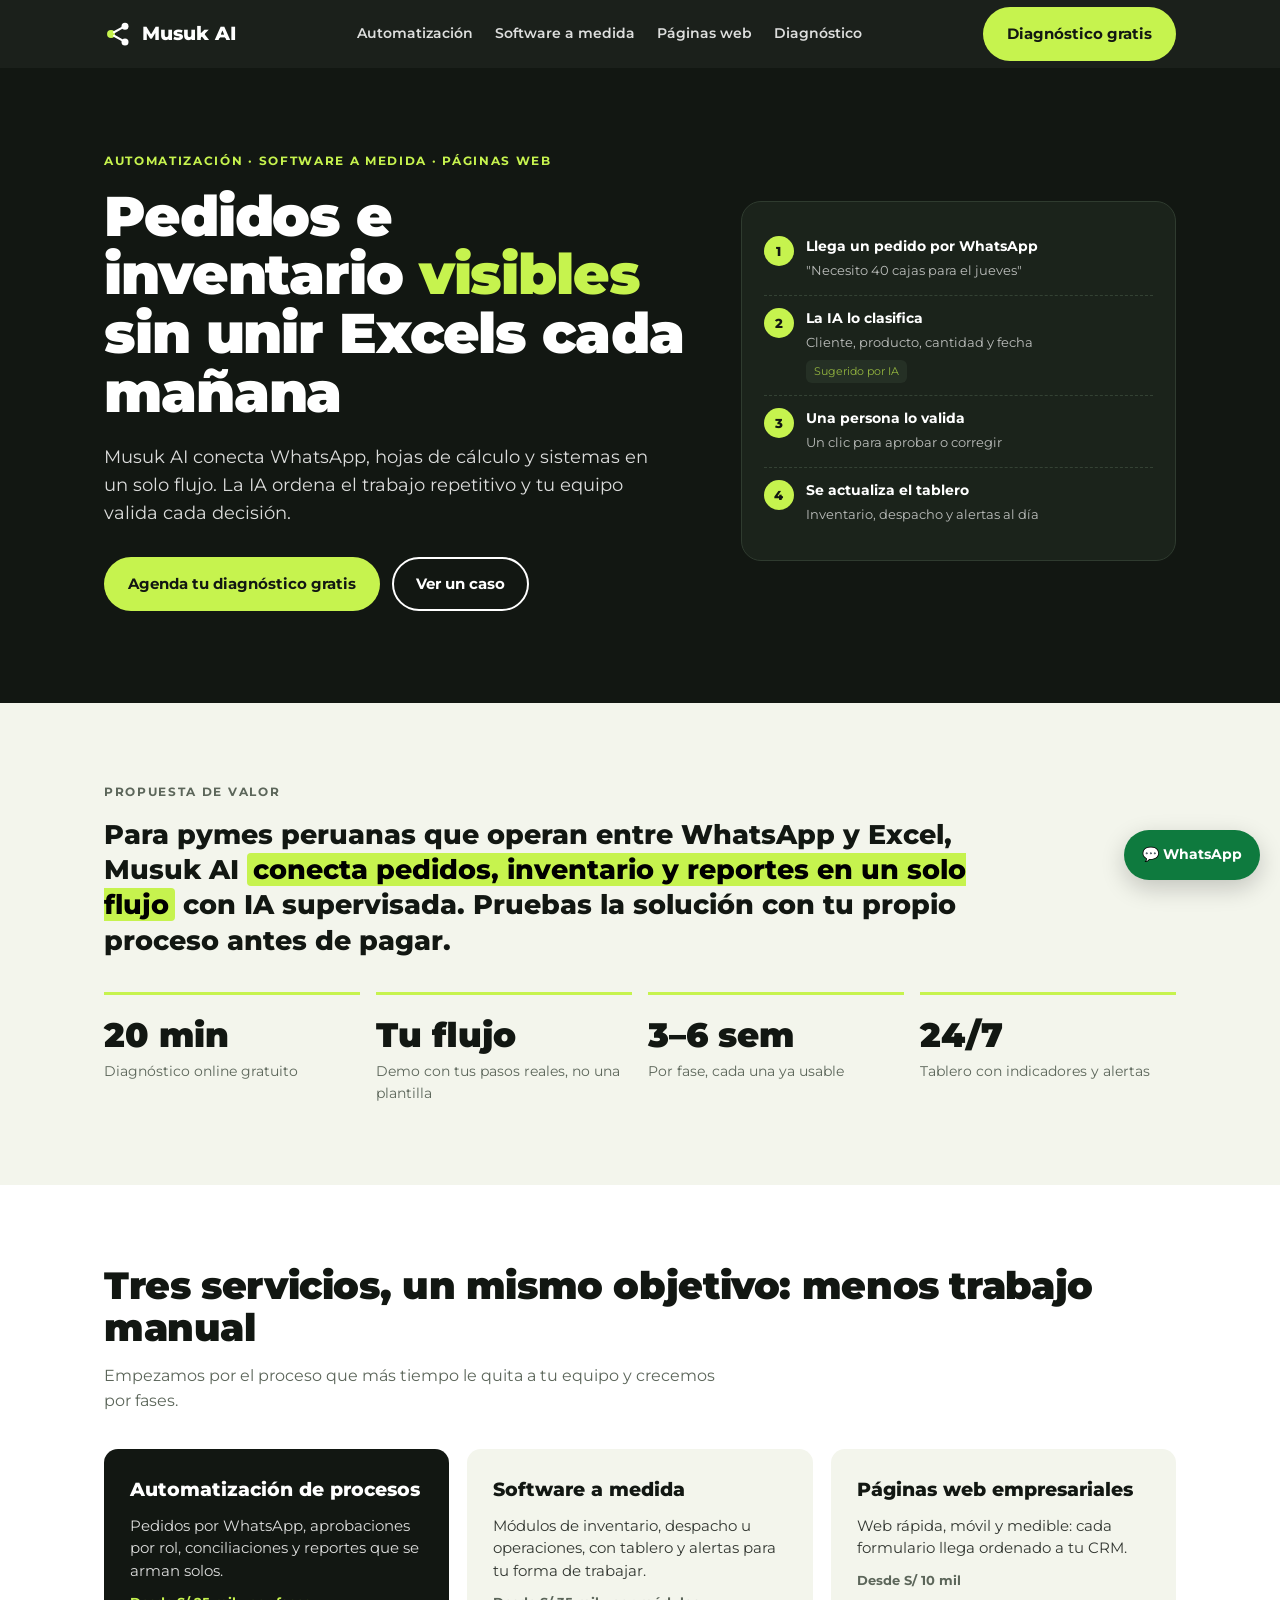
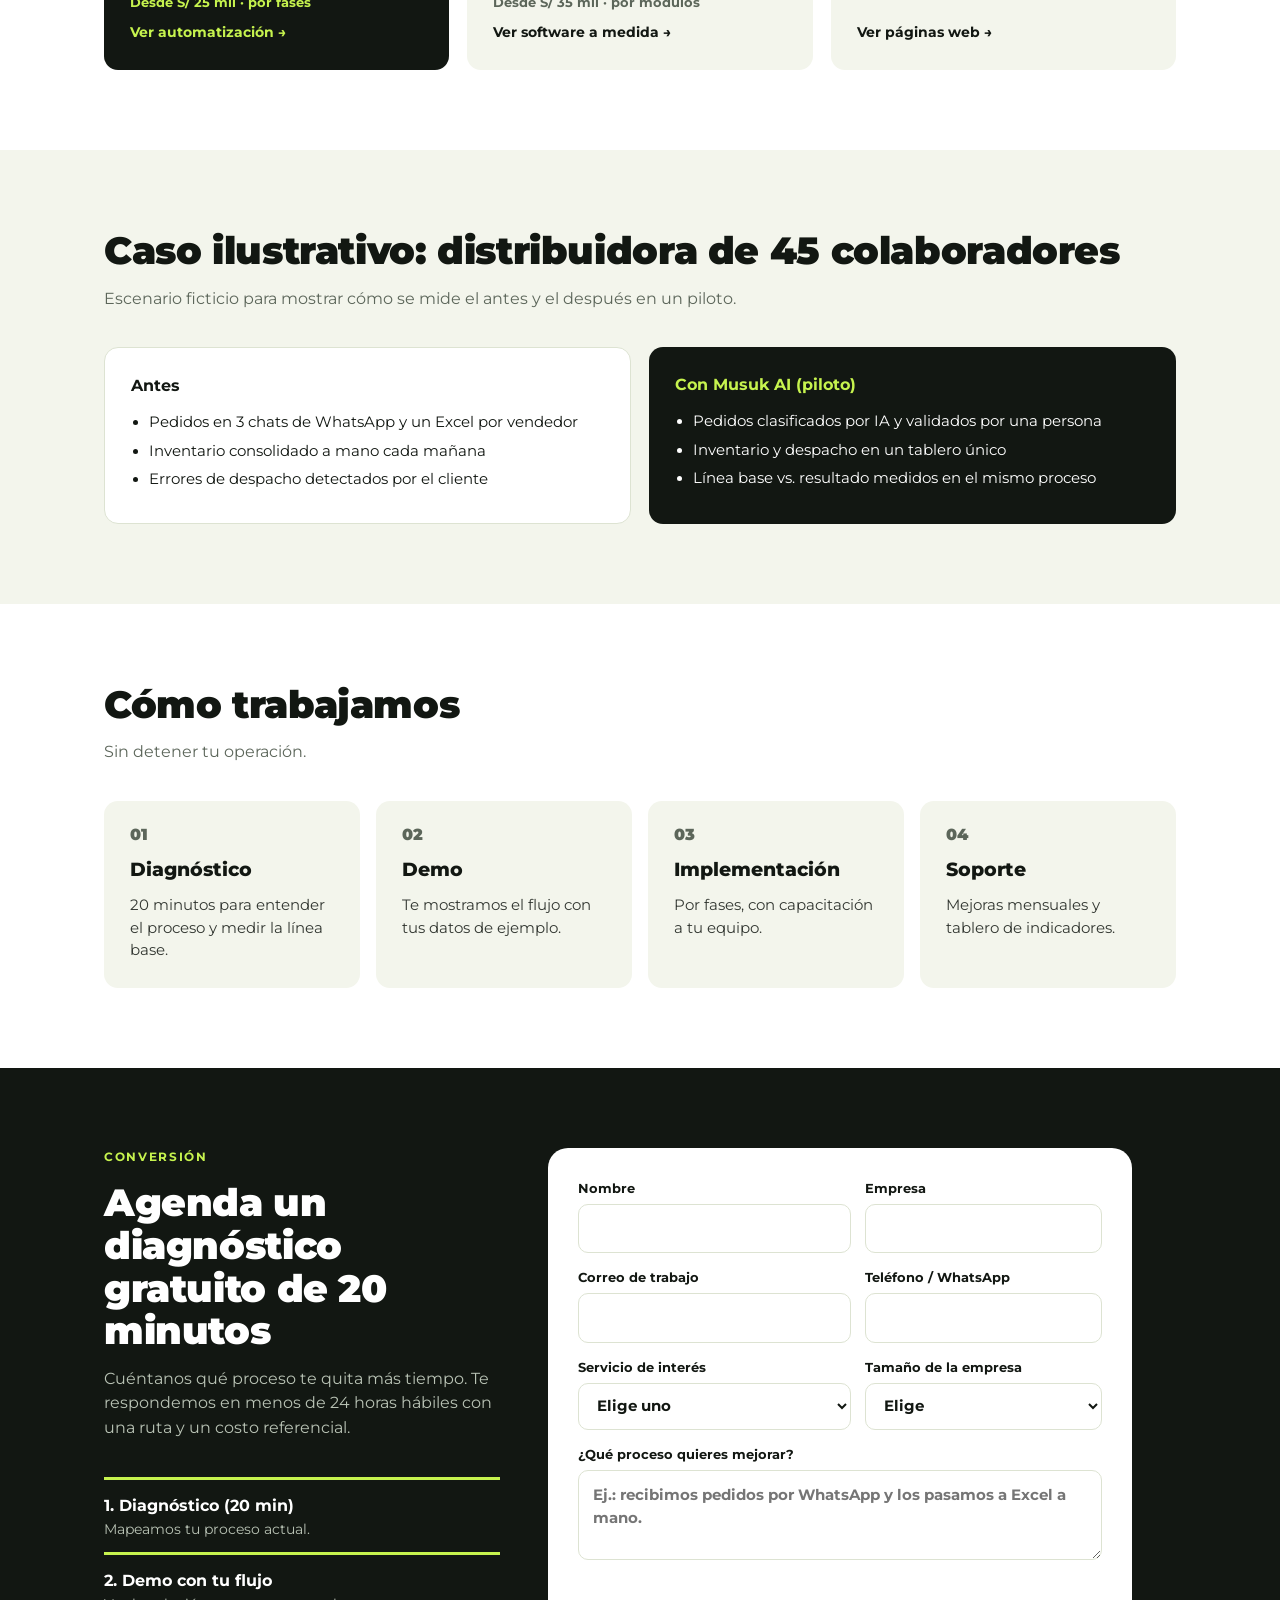
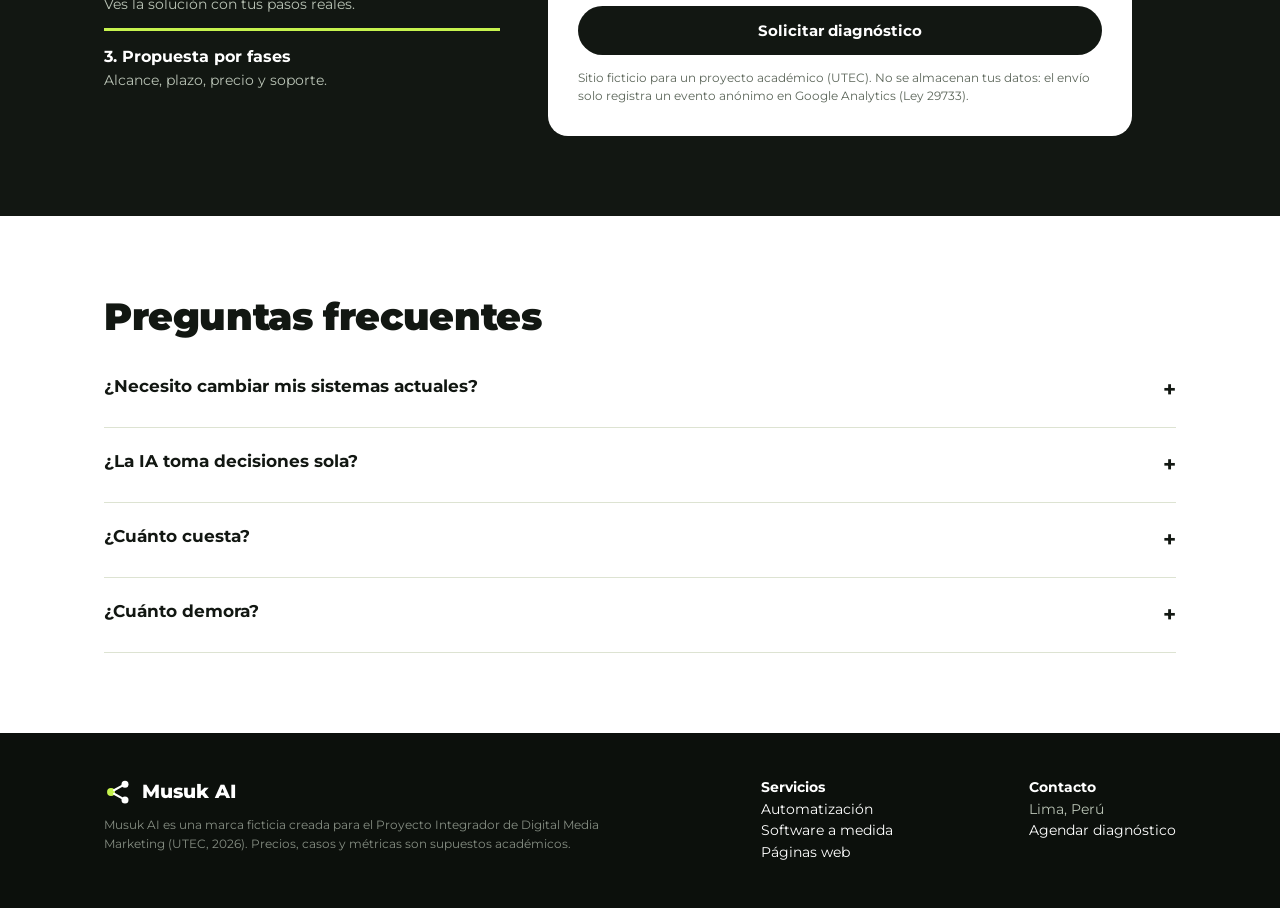
<file: index.html>
<!doctype html>
<html lang="es-PE">
<head>
<meta charset="utf-8">
<meta name="viewport" content="width=device-width,initial-scale=1">
<!-- Google tag (gtag.js) · GA4 Musuk AI Web -->
<script async src="https://www.googletagmanager.com/gtag/js?id=G-Z9DMF04YY6"></script>
<script>
  window.dataLayer = window.dataLayer || [];
  function gtag(){dataLayer.push(arguments);}
  gtag('consent', 'default', {analytics_storage: 'granted', ad_storage: 'denied', ad_user_data: 'denied', ad_personalization: 'denied'});
  gtag('js', new Date());
  gtag('config', 'G-Z9DMF04YY6', /[?&]debug=1/.test(location.search) ? {debug_mode: true} : {});
</script>
<title>Musuk AI | Automatización con IA para pymes en Perú</title>
<meta name="description" content="Automatización de procesos con IA supervisada, software a medida y páginas web para pymes peruanas. Agenda un diagnóstico gratuito de 20 minutos.">
<link rel="canonical" href="https://muchsquid.github.io/musuk-ai/">
<meta property="og:title" content="Musuk AI | Automatización con IA para pymes en Perú">
<meta property="og:description" content="Automatización de procesos con IA supervisada, software a medida y páginas web para pymes peruanas. Agenda un diagnóstico gratuito de 20 minutos.">
<meta property="og:type" content="website">
<meta property="og:url" content="https://muchsquid.github.io/musuk-ai/">
<meta property="og:locale" content="es_PE">
<meta name="theme-color" content="#121712">
<link rel="preconnect" href="https://fonts.googleapis.com">
<link rel="preconnect" href="https://fonts.gstatic.com" crossorigin>
<link href="https://fonts.googleapis.com/css2?family=Montserrat:wght@400;600;700;800;900&display=optional" rel="stylesheet" media="print" onload="this.media='all'">
<noscript><link href="https://fonts.googleapis.com/css2?family=Montserrat:wght@400;600;700;800;900&display=optional" rel="stylesheet"></noscript>
<link rel="stylesheet" href="./assets/styles.css">
<script type="application/ld+json">{"@context": "https://schema.org", "@graph": [{"@type": "Organization", "name": "Musuk AI", "url": "https://muchsquid.github.io/musuk-ai/", "areaServed": "PE", "description": "Automatización de procesos con IA supervisada, software a medida y páginas web para pymes peruanas."}, {"@type": "FAQPage", "mainEntity": [{"@type": "Question", "name": "¿Necesito cambiar mis sistemas actuales?", "acceptedAnswer": {"@type": "Answer", "text": "No. Primero conectamos lo que ya usas (WhatsApp, Excel, tu sistema de facturación) y reemplazamos solo lo que genera trabajo manual."}}, {"@type": "Question", "name": "¿La IA toma decisiones sola?", "acceptedAnswer": {"@type": "Answer", "text": "No. La IA clasifica pedidos, resume incidencias y sugiere alertas; una persona de tu equipo valida antes de ejecutar."}}, {"@type": "Question", "name": "¿Cuánto cuesta?", "acceptedAnswer": {"@type": "Answer", "text": "Depende del alcance. Como referencia: páginas web desde S/ 10 mil, automatización desde S/ 25 mil y software a medida desde S/ 35 mil, más soporte mensual."}}, {"@type": "Question", "name": "¿Cuánto demora?", "acceptedAnswer": {"@type": "Answer", "text": "Trabajamos por fases de 3 a 6 semanas. Cada fase entrega algo que ya puedes usar."}}]}]}</script>
</head><body data-page="home"><header class="top"><div class="wrap">
<a class="brand" href="./" aria-label="Musuk AI inicio"><svg viewBox="0 0 32 32" fill="none" aria-hidden="true"><circle cx="8" cy="16" r="4.5" fill="#C6F34E"/><circle cx="24" cy="7" r="4" fill="#fff"/><circle cx="24" cy="25" r="4" fill="#fff"/><path d="M11.5 14l9-5M11.5 18l9 5" stroke="#fff" stroke-width="2.4" stroke-linecap="round"/></svg>Musuk AI</a>
<nav class="links" aria-label="Principal"><a href="./automatizacion/">Automatización</a><a href="./software-a-medida/">Software a medida</a><a href="./paginas-web/">Páginas web</a><a href="#contacto">Diagnóstico</a></nav>
<a class="btn btn-lime" href="#contacto" data-cta="header_diagnostico">Diagnóstico gratis</a>
</div></header>
<main>
<section class="hero"><div class="wrap">
<div><p class="eyebrow">Automatización · Software a medida · Páginas web</p>
<h1>Pedidos e inventario <em>visibles</em> sin unir Excels cada mañana</h1>
<p class="lead">Musuk AI conecta WhatsApp, hojas de cálculo y sistemas en un solo flujo. La IA ordena el trabajo repetitivo y tu equipo valida cada decisión.</p>
<div class="ctas"><a class="btn btn-lime" href="#contacto" data-cta="hero_diagnostico">Agenda tu diagnóstico gratis</a><a class="btn btn-ghost" href="#caso" data-cta="hero_ver_caso">Ver un caso</a></div></div>
<div class="flow" aria-label="Ejemplo de flujo automatizado">
<div class="step"><div class="dot">1</div><div><b>Llega un pedido por WhatsApp</b><span>"Necesito 40 cajas para el jueves"</span></div></div>
<div class="step"><div class="dot">2</div><div><b>La IA lo clasifica</b><span>Cliente, producto, cantidad y fecha</span><br><span class="tag">Sugerido por IA</span></div></div>
<div class="step"><div class="dot">3</div><div><b>Una persona lo valida</b><span>Un clic para aprobar o corregir</span></div></div>
<div class="step"><div class="dot">4</div><div><b>Se actualiza el tablero</b><span>Inventario, despacho y alertas al día</span></div></div>
</div></div></section>

<section class="vp" id="propuesta"><div class="wrap">
<p class="eyebrow" style="color:#5C665A">Propuesta de valor</p>
<p class="statement">Para pymes peruanas que operan entre WhatsApp y Excel, Musuk AI <mark>conecta pedidos, inventario y reportes en un solo flujo</mark> con IA supervisada. Pruebas la solución con tu propio proceso antes de pagar.</p>
<div class="grid4">
<div class="kpi"><div class="num">20 min</div><p>Diagnóstico online gratuito</p></div>
<div class="kpi"><div class="num">Tu flujo</div><p>Demo con tus pasos reales, no una plantilla</p></div>
<div class="kpi"><div class="num">3–6 sem</div><p>Por fase, cada una ya usable</p></div>
<div class="kpi"><div class="num">24/7</div><p>Tablero con indicadores y alertas</p></div>
</div></div></section>

<section id="servicios"><div class="wrap">
<h2>Tres servicios, un mismo objetivo: menos trabajo manual</h2>
<p class="sub">Empezamos por el proceso que más tiempo le quita a tu equipo y crecemos por fases.</p>
<div class="grid3">
<article class="card dark"><h3>Automatización de procesos</h3><p>Pedidos por WhatsApp, aprobaciones por rol, conciliaciones y reportes que se arman solos.</p><span class="price">Desde S/ 25 mil · por fases</span><a class="more" href="automatizacion/" data-cta="card_automatizacion" style="color:#C6F34E">Ver automatización</a></article>
<article class="card"><h3>Software a medida</h3><p>Módulos de inventario, despacho u operaciones, con tablero y alertas para tu forma de trabajar.</p><span class="price">Desde S/ 35 mil · por módulos</span><a class="more" href="software-a-medida/" data-cta="card_software">Ver software a medida</a></article>
<article class="card"><h3>Páginas web empresariales</h3><p>Web rápida, móvil y medible: cada formulario llega ordenado a tu CRM.</p><span class="price">Desde S/ 10 mil</span><a class="more" href="paginas-web/" data-cta="card_web">Ver páginas web</a></article>
</div></div></section>

<section id="caso" style="background:#F3F5EC"><div class="wrap">
<h2>Caso ilustrativo: distribuidora de 45 colaboradores</h2>
<p class="sub">Escenario ficticio para mostrar cómo se mide el antes y el después en un piloto.</p>
<div class="case">
<div class="ba before"><b>Antes</b><ul><li>Pedidos en 3 chats de WhatsApp y un Excel por vendedor</li><li>Inventario consolidado a mano cada mañana</li><li>Errores de despacho detectados por el cliente</li></ul></div>
<div class="ba after"><b style="color:#C6F34E">Con Musuk AI (piloto)</b><ul><li>Pedidos clasificados por IA y validados por una persona</li><li>Inventario y despacho en un tablero único</li><li>Línea base vs. resultado medidos en el mismo proceso</li></ul></div>
</div></div></section>

<section><div class="wrap">
<h2>Cómo trabajamos</h2><p class="sub">Sin detener tu operación.</p>
<div class="grid4 steps">
<div class="card"><h3>Diagnóstico</h3><p>20 minutos para entender el proceso y medir la línea base.</p></div>
<div class="card"><h3>Demo</h3><p>Te mostramos el flujo con tus datos de ejemplo.</p></div>
<div class="card"><h3>Implementación</h3><p>Por fases, con capacitación a tu equipo.</p></div>
<div class="card"><h3>Soporte</h3><p>Mejoras mensuales y tablero de indicadores.</p></div>
</div></div></section>

<section class="formsec" id="contacto"><div class="wrap">
<div><p class="eyebrow">Conversión</p><h2>Agenda un diagnóstico gratuito de 20 minutos</h2><p class="sub">Cuéntanos qué proceso te quita más tiempo. Te respondemos en menos de 24 horas hábiles con una ruta y un costo referencial.</p>
<div class="grid3" style="grid-template-columns:1fr;gap:12px">
<div class="kpi" style="border-color:#C6F34E"><b>1. Diagnóstico (20 min)</b><p style="color:#B9C3B5">Mapeamos tu proceso actual.</p></div>
<div class="kpi" style="border-color:#C6F34E"><b>2. Demo con tu flujo</b><p style="color:#B9C3B5">Ves la solución con tus pasos reales.</p></div>
<div class="kpi" style="border-color:#C6F34E"><b>3. Propuesta por fases</b><p style="color:#B9C3B5">Alcance, plazo, precio y soporte.</p></div></div></div>
<form class="lead" id="lead-form" data-base="./" novalidate>
<label>Nombre<input name="nombre" autocomplete="name" required></label>
<label>Empresa<input name="empresa" autocomplete="organization" required></label>
<label>Correo de trabajo<input name="email" type="email" autocomplete="email" required></label>
<label>Teléfono / WhatsApp<input name="telefono" type="tel" autocomplete="tel"></label>
<label>Servicio de interés<select name="servicio" required><option value="">Elige uno</option><option value="automatizacion">Automatización de procesos</option><option value="software-a-medida">Software a medida</option><option value="paginas-web">Página web empresarial</option><option value="no-se">Aún no sé</option></select></label>
<label>Tamaño de la empresa<select name="tamano"><option value="">Elige</option><option value="1-10">1–10 colaboradores</option><option value="11-50">11–50</option><option value="51-200">51–200</option><option value="200+">Más de 200</option></select></label>
<label class="full">¿Qué proceso quieres mejorar?<textarea name="proceso" placeholder="Ej.: recibimos pedidos por WhatsApp y los pasamos a Excel a mano."></textarea></label>
<div class="full form-error" role="alert"></div>
<button class="btn btn-dark full" type="submit">Solicitar diagnóstico</button>
<p class="legal full">Sitio ficticio para un proyecto académico (UTEC). No se almacenan tus datos: el envío solo registra un evento anónimo en Google Analytics (Ley 29733).</p>
</form></div></section>

<section><div class="wrap"><h2>Preguntas frecuentes</h2><div class="faq"><button aria-expanded="false">¿Necesito cambiar mis sistemas actuales?</button><div class="a">No. Primero conectamos lo que ya usas (WhatsApp, Excel, tu sistema de facturación) y reemplazamos solo lo que genera trabajo manual.</div></div><div class="faq"><button aria-expanded="false">¿La IA toma decisiones sola?</button><div class="a">No. La IA clasifica pedidos, resume incidencias y sugiere alertas; una persona de tu equipo valida antes de ejecutar.</div></div><div class="faq"><button aria-expanded="false">¿Cuánto cuesta?</button><div class="a">Depende del alcance. Como referencia: páginas web desde S/ 10 mil, automatización desde S/ 25 mil y software a medida desde S/ 35 mil, más soporte mensual.</div></div><div class="faq"><button aria-expanded="false">¿Cuánto demora?</button><div class="a">Trabajamos por fases de 3 a 6 semanas. Cada fase entrega algo que ya puedes usar.</div></div></div></section>
</main>
<footer><div class="wrap">
<div><a class="brand" href="./"><svg viewBox="0 0 32 32" fill="none" aria-hidden="true"><circle cx="8" cy="16" r="4.5" fill="#C6F34E"/><circle cx="24" cy="7" r="4" fill="#fff"/><circle cx="24" cy="25" r="4" fill="#fff"/><path d="M11.5 14l9-5M11.5 18l9 5" stroke="#fff" stroke-width="2.4" stroke-linecap="round"/></svg>Musuk AI</a><p class="disclaimer">Musuk AI es una marca ficticia creada para el Proyecto Integrador de Digital Media Marketing (UTEC, 2026). Precios, casos y métricas son supuestos académicos.</p></div>
<div><b style="color:#fff">Servicios</b><br><a href="./automatizacion/">Automatización</a><br><a href="./software-a-medida/">Software a medida</a><br><a href="./paginas-web/">Páginas web</a></div>
<div><b style="color:#fff">Contacto</b><br>Lima, Perú<br><a href="#contacto" data-cta="footer_diagnostico">Agendar diagnóstico</a></div>
</div></footer>
<a class="wa-float" href="#contacto" data-wa="general" aria-label="Escríbenos por WhatsApp">💬 WhatsApp</a>
<script src="./assets/app.js" defer></script>
</body></html>
</file>
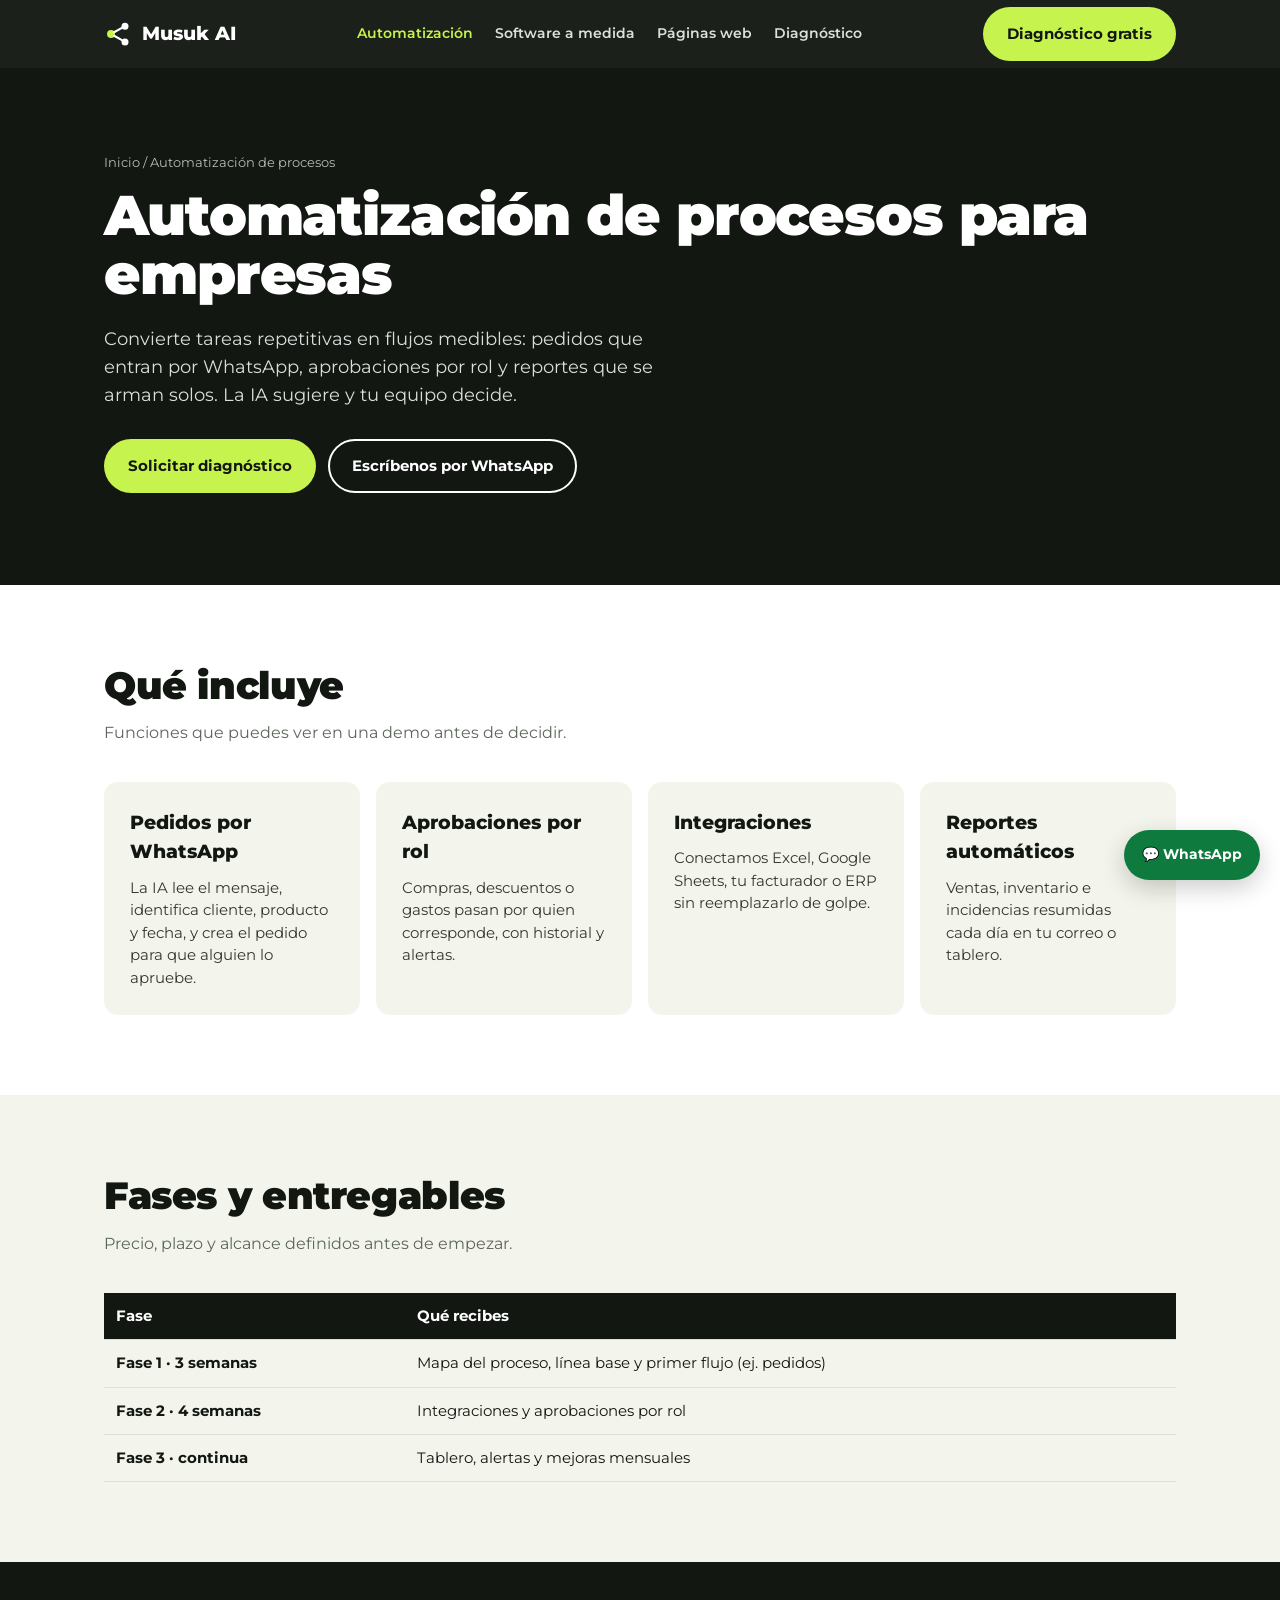
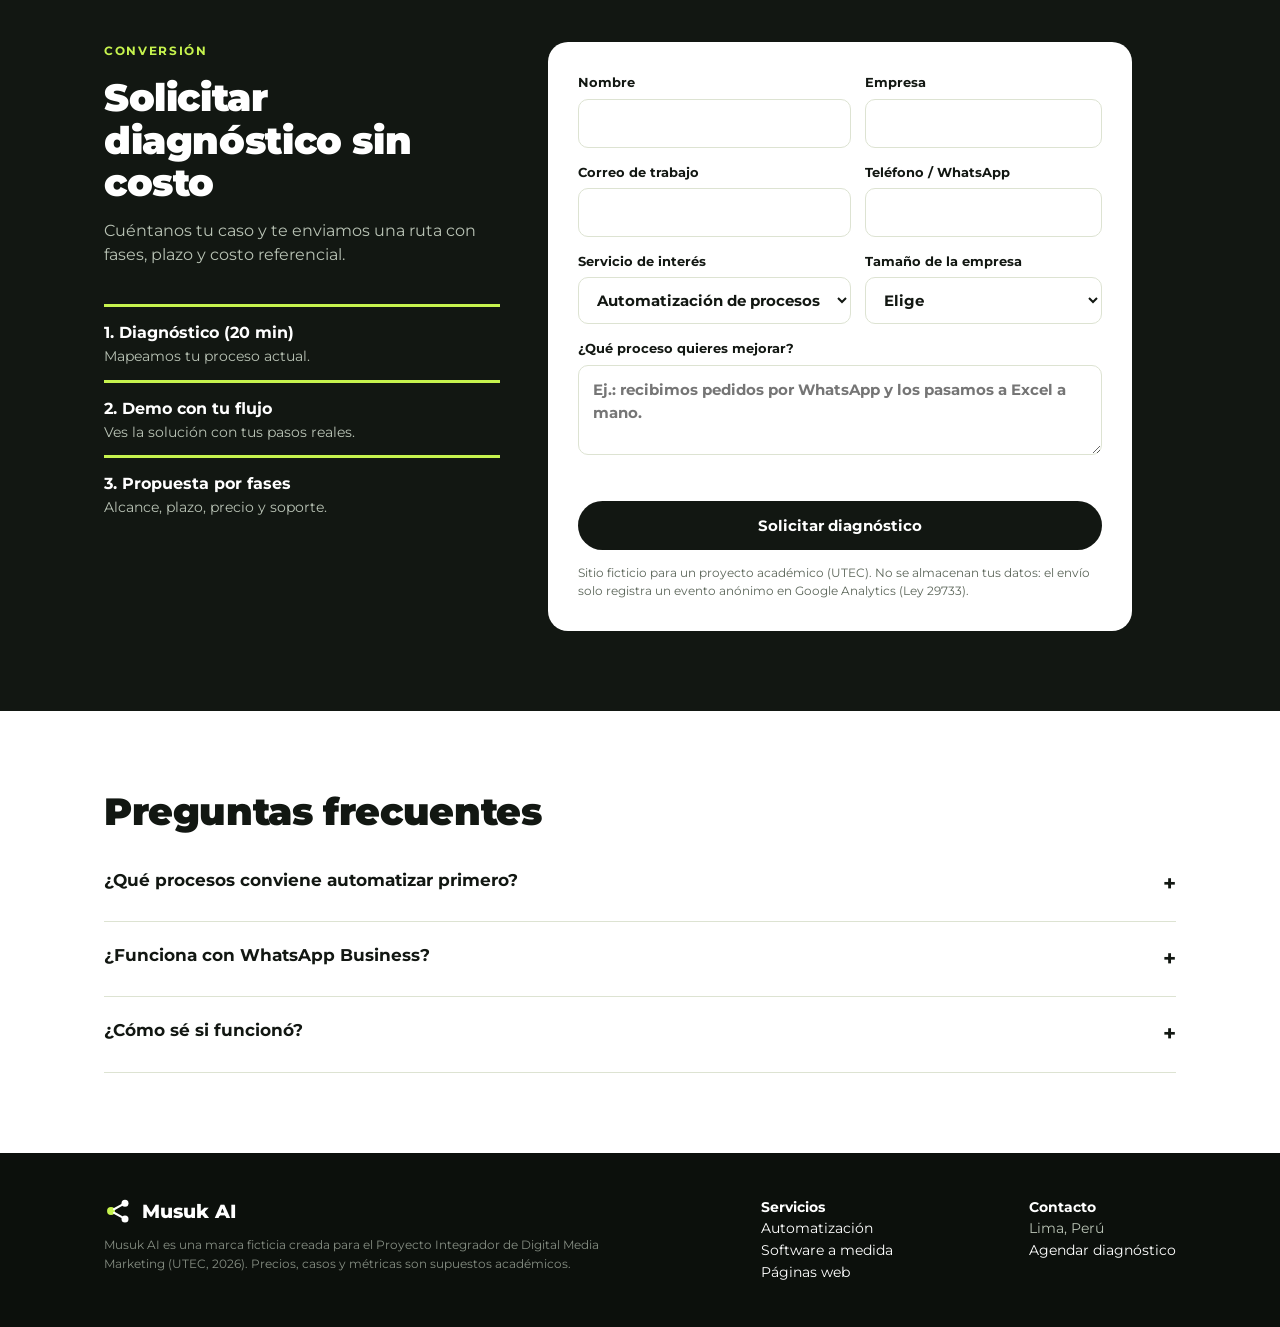
<file: automatizacion/index.html>
<!doctype html>
<html lang="es-PE">
<head>
<meta charset="utf-8">
<meta name="viewport" content="width=device-width,initial-scale=1">
<!-- Google tag (gtag.js) · GA4 Musuk AI Web -->
<script async src="https://www.googletagmanager.com/gtag/js?id=G-Z9DMF04YY6"></script>
<script>
  window.dataLayer = window.dataLayer || [];
  function gtag(){dataLayer.push(arguments);}
  gtag('consent', 'default', {analytics_storage: 'granted', ad_storage: 'denied', ad_user_data: 'denied', ad_personalization: 'denied'});
  gtag('js', new Date());
  gtag('config', 'G-Z9DMF04YY6', /[?&]debug=1/.test(location.search) ? {debug_mode: true} : {});
</script>
<title>Automatización de procesos para empresas | Musuk AI</title>
<meta name="description" content="Automatización de procesos empresariales con IA supervisada para pymes en Perú: pedidos por WhatsApp, aprobaciones y reportes. Pide tu diagnóstico.">
<link rel="canonical" href="https://muchsquid.github.io/musuk-ai/automatizacion/">
<meta property="og:title" content="Automatización de procesos para empresas | Musuk AI">
<meta property="og:description" content="Automatización de procesos empresariales con IA supervisada para pymes en Perú: pedidos por WhatsApp, aprobaciones y reportes. Pide tu diagnóstico.">
<meta property="og:type" content="website">
<meta property="og:url" content="https://muchsquid.github.io/musuk-ai/automatizacion/">
<meta property="og:locale" content="es_PE">
<meta name="theme-color" content="#121712">
<link rel="preconnect" href="https://fonts.googleapis.com">
<link rel="preconnect" href="https://fonts.gstatic.com" crossorigin>
<link href="https://fonts.googleapis.com/css2?family=Montserrat:wght@400;600;700;800;900&display=optional" rel="stylesheet" media="print" onload="this.media='all'">
<noscript><link href="https://fonts.googleapis.com/css2?family=Montserrat:wght@400;600;700;800;900&display=optional" rel="stylesheet"></noscript>
<link rel="stylesheet" href="../assets/styles.css">
<script type="application/ld+json">{"@context": "https://schema.org", "@graph": [{"@type": "Organization", "name": "Musuk AI", "url": "https://muchsquid.github.io/musuk-ai/", "areaServed": "PE", "description": "Automatización de procesos con IA supervisada, software a medida y páginas web para pymes peruanas."}, {"@type": "Service", "name": "Automatización de procesos", "provider": {"@type": "Organization", "name": "Musuk AI"}, "areaServed": "PE", "url": "https://muchsquid.github.io/musuk-ai/automatizacion/"}, {"@type": "FAQPage", "mainEntity": [{"@type": "Question", "name": "¿Qué procesos conviene automatizar primero?", "acceptedAnswer": {"@type": "Answer", "text": "Los que se repiten todos los días, tienen reglas claras y hoy dependen de copiar y pegar: pedidos, conciliaciones, reportes."}}, {"@type": "Question", "name": "¿Funciona con WhatsApp Business?", "acceptedAnswer": {"@type": "Answer", "text": "Sí. El flujo se conecta a WhatsApp Business API y deja trazabilidad de cada pedido."}}, {"@type": "Question", "name": "¿Cómo sé si funcionó?", "acceptedAnswer": {"@type": "Answer", "text": "Medimos tiempo y errores del proceso antes del piloto y los comparamos con el mismo proceso después."}}]}, {"@type": "BreadcrumbList", "itemListElement": [{"@type": "ListItem", "position": 1, "name": "Inicio", "item": "https://muchsquid.github.io/musuk-ai/"}, {"@type": "ListItem", "position": 2, "name": "Automatización de procesos", "item": "https://muchsquid.github.io/musuk-ai/automatizacion/"}]}]}</script>
</head><body data-page="automatizacion"><header class="top"><div class="wrap">
<a class="brand" href="../" aria-label="Musuk AI inicio"><svg viewBox="0 0 32 32" fill="none" aria-hidden="true"><circle cx="8" cy="16" r="4.5" fill="#C6F34E"/><circle cx="24" cy="7" r="4" fill="#fff"/><circle cx="24" cy="25" r="4" fill="#fff"/><path d="M11.5 14l9-5M11.5 18l9 5" stroke="#fff" stroke-width="2.4" stroke-linecap="round"/></svg>Musuk AI</a>
<nav class="links" aria-label="Principal"><a href="../automatizacion/" aria-current=page>Automatización</a><a href="../software-a-medida/">Software a medida</a><a href="../paginas-web/">Páginas web</a><a href="#contacto">Diagnóstico</a></nav>
<a class="btn btn-lime" href="#contacto" data-cta="header_diagnostico">Diagnóstico gratis</a>
</div></header>
<main>
<section class="hero"><div class="wrap" style="grid-template-columns:1fr">
<div><p class="crumb"><a href="../">Inicio</a> / Automatización de procesos</p><h1>Automatización de procesos para empresas</h1>
<p class="lead">Convierte tareas repetitivas en flujos medibles: pedidos que entran por WhatsApp, aprobaciones por rol y reportes que se arman solos. La IA sugiere y tu equipo decide.</p>
<div class="ctas"><a class="btn btn-lime" href="#contacto" data-cta="hero_automatizacion">Solicitar diagnóstico</a><a class="btn btn-ghost" href="#contacto" data-wa="automatizacion">Escríbenos por WhatsApp</a></div></div>
</div></section>
<section><div class="wrap"><h2>Qué incluye</h2><p class="sub">Funciones que puedes ver en una demo antes de decidir.</p><div class="grid4"><div class="card"><h3>Pedidos por WhatsApp</h3><p>La IA lee el mensaje, identifica cliente, producto y fecha, y crea el pedido para que alguien lo apruebe.</p></div><div class="card"><h3>Aprobaciones por rol</h3><p>Compras, descuentos o gastos pasan por quien corresponde, con historial y alertas.</p></div><div class="card"><h3>Integraciones</h3><p>Conectamos Excel, Google Sheets, tu facturador o ERP sin reemplazarlo de golpe.</p></div><div class="card"><h3>Reportes automáticos</h3><p>Ventas, inventario e incidencias resumidas cada día en tu correo o tablero.</p></div></div></div></section>
<section style="background:#F3F5EC"><div class="wrap"><h2>Fases y entregables</h2><p class="sub">Precio, plazo y alcance definidos antes de empezar.</p>
<table class="spec"><thead><tr><th>Fase</th><th>Qué recibes</th></tr></thead><tbody><tr><td><b>Fase 1 · 3 semanas</b></td><td>Mapa del proceso, línea base y primer flujo (ej. pedidos)</td></tr><tr><td><b>Fase 2 · 4 semanas</b></td><td>Integraciones y aprobaciones por rol</td></tr><tr><td><b>Fase 3 · continua</b></td><td>Tablero, alertas y mejoras mensuales</td></tr></tbody></table></div></section>
<section class="formsec" id="contacto"><div class="wrap">
<div><p class="eyebrow">Conversión</p><h2>Solicitar diagnóstico sin costo</h2><p class="sub">Cuéntanos tu caso y te enviamos una ruta con fases, plazo y costo referencial.</p>
<div class="grid3" style="grid-template-columns:1fr;gap:12px">
<div class="kpi" style="border-color:#C6F34E"><b>1. Diagnóstico (20 min)</b><p style="color:#B9C3B5">Mapeamos tu proceso actual.</p></div>
<div class="kpi" style="border-color:#C6F34E"><b>2. Demo con tu flujo</b><p style="color:#B9C3B5">Ves la solución con tus pasos reales.</p></div>
<div class="kpi" style="border-color:#C6F34E"><b>3. Propuesta por fases</b><p style="color:#B9C3B5">Alcance, plazo, precio y soporte.</p></div></div></div>
<form class="lead" id="lead-form" data-base="../" novalidate>
<label>Nombre<input name="nombre" autocomplete="name" required></label>
<label>Empresa<input name="empresa" autocomplete="organization" required></label>
<label>Correo de trabajo<input name="email" type="email" autocomplete="email" required></label>
<label>Teléfono / WhatsApp<input name="telefono" type="tel" autocomplete="tel"></label>
<label>Servicio de interés<select name="servicio" required><option value="">Elige uno</option><option value="automatizacion" selected>Automatización de procesos</option><option value="software-a-medida">Software a medida</option><option value="paginas-web">Página web empresarial</option><option value="no-se">Aún no sé</option></select></label>
<label>Tamaño de la empresa<select name="tamano"><option value="">Elige</option><option value="1-10">1–10 colaboradores</option><option value="11-50">11–50</option><option value="51-200">51–200</option><option value="200+">Más de 200</option></select></label>
<label class="full">¿Qué proceso quieres mejorar?<textarea name="proceso" placeholder="Ej.: recibimos pedidos por WhatsApp y los pasamos a Excel a mano."></textarea></label>
<div class="full form-error" role="alert"></div>
<button class="btn btn-dark full" type="submit">Solicitar diagnóstico</button>
<p class="legal full">Sitio ficticio para un proyecto académico (UTEC). No se almacenan tus datos: el envío solo registra un evento anónimo en Google Analytics (Ley 29733).</p>
</form></div></section>
<section><div class="wrap"><h2>Preguntas frecuentes</h2><div class="faq"><button aria-expanded="false">¿Qué procesos conviene automatizar primero?</button><div class="a">Los que se repiten todos los días, tienen reglas claras y hoy dependen de copiar y pegar: pedidos, conciliaciones, reportes.</div></div><div class="faq"><button aria-expanded="false">¿Funciona con WhatsApp Business?</button><div class="a">Sí. El flujo se conecta a WhatsApp Business API y deja trazabilidad de cada pedido.</div></div><div class="faq"><button aria-expanded="false">¿Cómo sé si funcionó?</button><div class="a">Medimos tiempo y errores del proceso antes del piloto y los comparamos con el mismo proceso después.</div></div></div></section>
</main>
<footer><div class="wrap">
<div><a class="brand" href="../"><svg viewBox="0 0 32 32" fill="none" aria-hidden="true"><circle cx="8" cy="16" r="4.5" fill="#C6F34E"/><circle cx="24" cy="7" r="4" fill="#fff"/><circle cx="24" cy="25" r="4" fill="#fff"/><path d="M11.5 14l9-5M11.5 18l9 5" stroke="#fff" stroke-width="2.4" stroke-linecap="round"/></svg>Musuk AI</a><p class="disclaimer">Musuk AI es una marca ficticia creada para el Proyecto Integrador de Digital Media Marketing (UTEC, 2026). Precios, casos y métricas son supuestos académicos.</p></div>
<div><b style="color:#fff">Servicios</b><br><a href="../automatizacion/">Automatización</a><br><a href="../software-a-medida/">Software a medida</a><br><a href="../paginas-web/">Páginas web</a></div>
<div><b style="color:#fff">Contacto</b><br>Lima, Perú<br><a href="#contacto" data-cta="footer_diagnostico">Agendar diagnóstico</a></div>
</div></footer>
<a class="wa-float" href="#contacto" data-wa="general" aria-label="Escríbenos por WhatsApp">💬 WhatsApp</a>
<script src="../assets/app.js" defer></script>
</body></html>
</file>
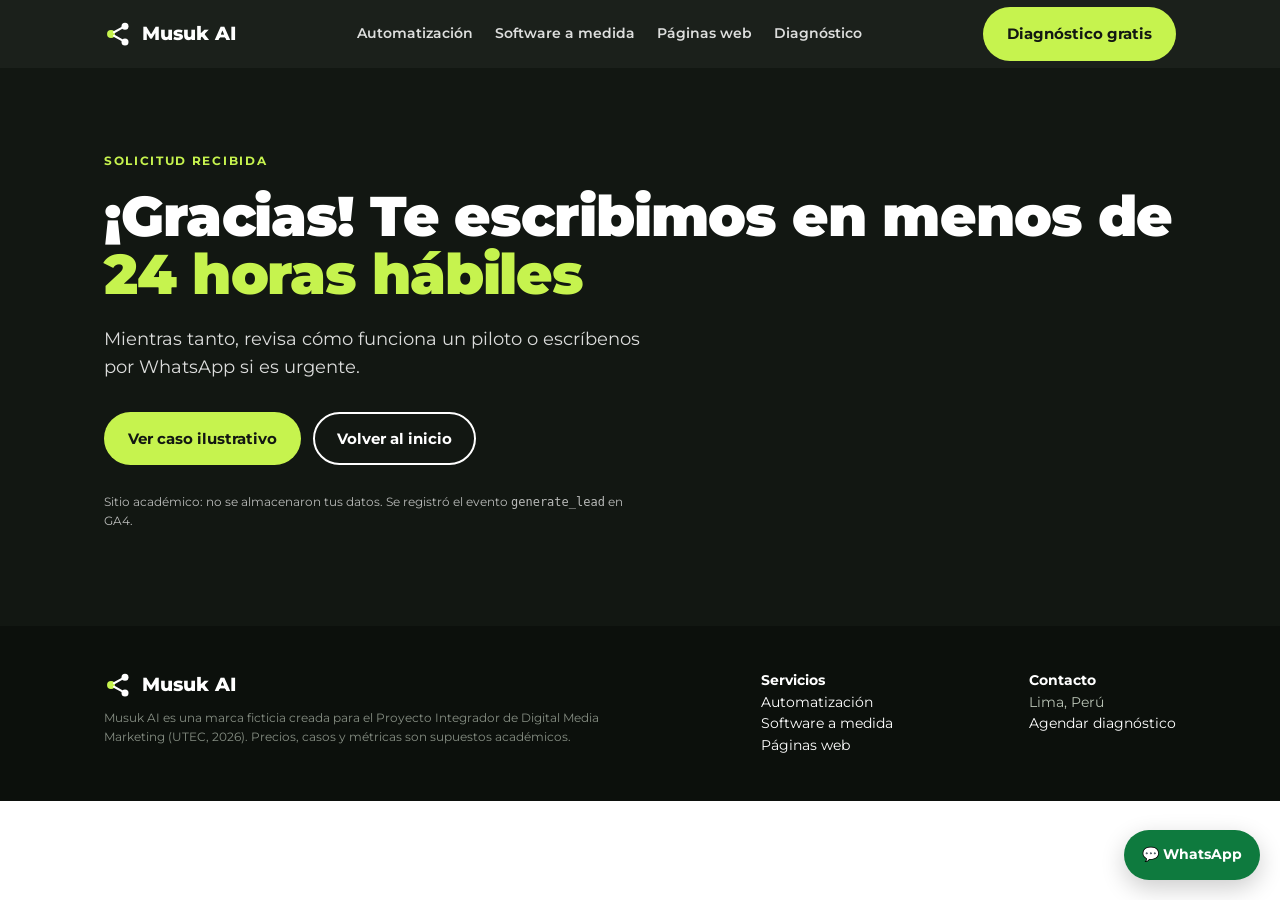
<file: gracias/index.html>
<!doctype html>
<html lang="es-PE">
<head>
<meta charset="utf-8">
<meta name="viewport" content="width=device-width,initial-scale=1">
<!-- Google tag (gtag.js) · GA4 Musuk AI Web -->
<script async src="https://www.googletagmanager.com/gtag/js?id=G-Z9DMF04YY6"></script>
<script>
  window.dataLayer = window.dataLayer || [];
  function gtag(){dataLayer.push(arguments);}
  gtag('consent', 'default', {analytics_storage: 'granted', ad_storage: 'denied', ad_user_data: 'denied', ad_personalization: 'denied'});
  gtag('js', new Date());
  gtag('config', 'G-Z9DMF04YY6', /[?&]debug=1/.test(location.search) ? {debug_mode: true} : {});
</script>
<meta name="robots" content="noindex">
<title>Gracias | Musuk AI</title>
<meta name="description" content="Recibimos tu solicitud de diagnóstico.">
<link rel="canonical" href="https://muchsquid.github.io/musuk-ai/gracias/">
<meta property="og:title" content="Gracias | Musuk AI">
<meta property="og:description" content="Recibimos tu solicitud de diagnóstico.">
<meta property="og:type" content="website">
<meta property="og:url" content="https://muchsquid.github.io/musuk-ai/gracias/">
<meta property="og:locale" content="es_PE">
<meta name="theme-color" content="#121712">
<link rel="preconnect" href="https://fonts.googleapis.com">
<link rel="preconnect" href="https://fonts.gstatic.com" crossorigin>
<link href="https://fonts.googleapis.com/css2?family=Montserrat:wght@400;600;700;800;900&display=optional" rel="stylesheet" media="print" onload="this.media='all'">
<noscript><link href="https://fonts.googleapis.com/css2?family=Montserrat:wght@400;600;700;800;900&display=optional" rel="stylesheet"></noscript>
<link rel="stylesheet" href="../assets/styles.css">
<script type="application/ld+json">{"@context": "https://schema.org", "@graph": [{"@type": "Organization", "name": "Musuk AI", "url": "https://muchsquid.github.io/musuk-ai/", "areaServed": "PE", "description": "Automatización de procesos con IA supervisada, software a medida y páginas web para pymes peruanas."}]}</script>
</head><body data-page="gracias"><header class="top"><div class="wrap">
<a class="brand" href="../" aria-label="Musuk AI inicio"><svg viewBox="0 0 32 32" fill="none" aria-hidden="true"><circle cx="8" cy="16" r="4.5" fill="#C6F34E"/><circle cx="24" cy="7" r="4" fill="#fff"/><circle cx="24" cy="25" r="4" fill="#fff"/><path d="M11.5 14l9-5M11.5 18l9 5" stroke="#fff" stroke-width="2.4" stroke-linecap="round"/></svg>Musuk AI</a>
<nav class="links" aria-label="Principal"><a href="../automatizacion/">Automatización</a><a href="../software-a-medida/">Software a medida</a><a href="../paginas-web/">Páginas web</a><a href="#contacto">Diagnóstico</a></nav>
<a class="btn btn-lime" href="#contacto" data-cta="header_diagnostico">Diagnóstico gratis</a>
</div></header>
<main><section class="hero" style="min-height:62vh"><div class="wrap" style="grid-template-columns:1fr">
<div><p class="eyebrow">Solicitud recibida</p><h1>¡Gracias! Te escribimos en menos de <em>24 horas hábiles</em></h1>
<p class="lead">Mientras tanto, revisa cómo funciona un piloto o escríbenos por WhatsApp si es urgente.</p>
<div class="ctas"><a class="btn btn-lime" href="../#caso" data-cta="gracias_ver_caso">Ver caso ilustrativo</a><a class="btn btn-ghost" href="../" data-cta="gracias_inicio">Volver al inicio</a></div>
<p class="disclaimer" style="margin-top:28px">Sitio académico: no se almacenaron tus datos. Se registró el evento <code>generate_lead</code> en GA4.</p></div>
</div></section></main>
<footer><div class="wrap">
<div><a class="brand" href="../"><svg viewBox="0 0 32 32" fill="none" aria-hidden="true"><circle cx="8" cy="16" r="4.5" fill="#C6F34E"/><circle cx="24" cy="7" r="4" fill="#fff"/><circle cx="24" cy="25" r="4" fill="#fff"/><path d="M11.5 14l9-5M11.5 18l9 5" stroke="#fff" stroke-width="2.4" stroke-linecap="round"/></svg>Musuk AI</a><p class="disclaimer">Musuk AI es una marca ficticia creada para el Proyecto Integrador de Digital Media Marketing (UTEC, 2026). Precios, casos y métricas son supuestos académicos.</p></div>
<div><b style="color:#fff">Servicios</b><br><a href="../automatizacion/">Automatización</a><br><a href="../software-a-medida/">Software a medida</a><br><a href="../paginas-web/">Páginas web</a></div>
<div><b style="color:#fff">Contacto</b><br>Lima, Perú<br><a href="#contacto" data-cta="footer_diagnostico">Agendar diagnóstico</a></div>
</div></footer>
<a class="wa-float" href="#contacto" data-wa="general" aria-label="Escríbenos por WhatsApp">💬 WhatsApp</a>
<script src="../assets/app.js" defer></script>
</body></html>
</file>
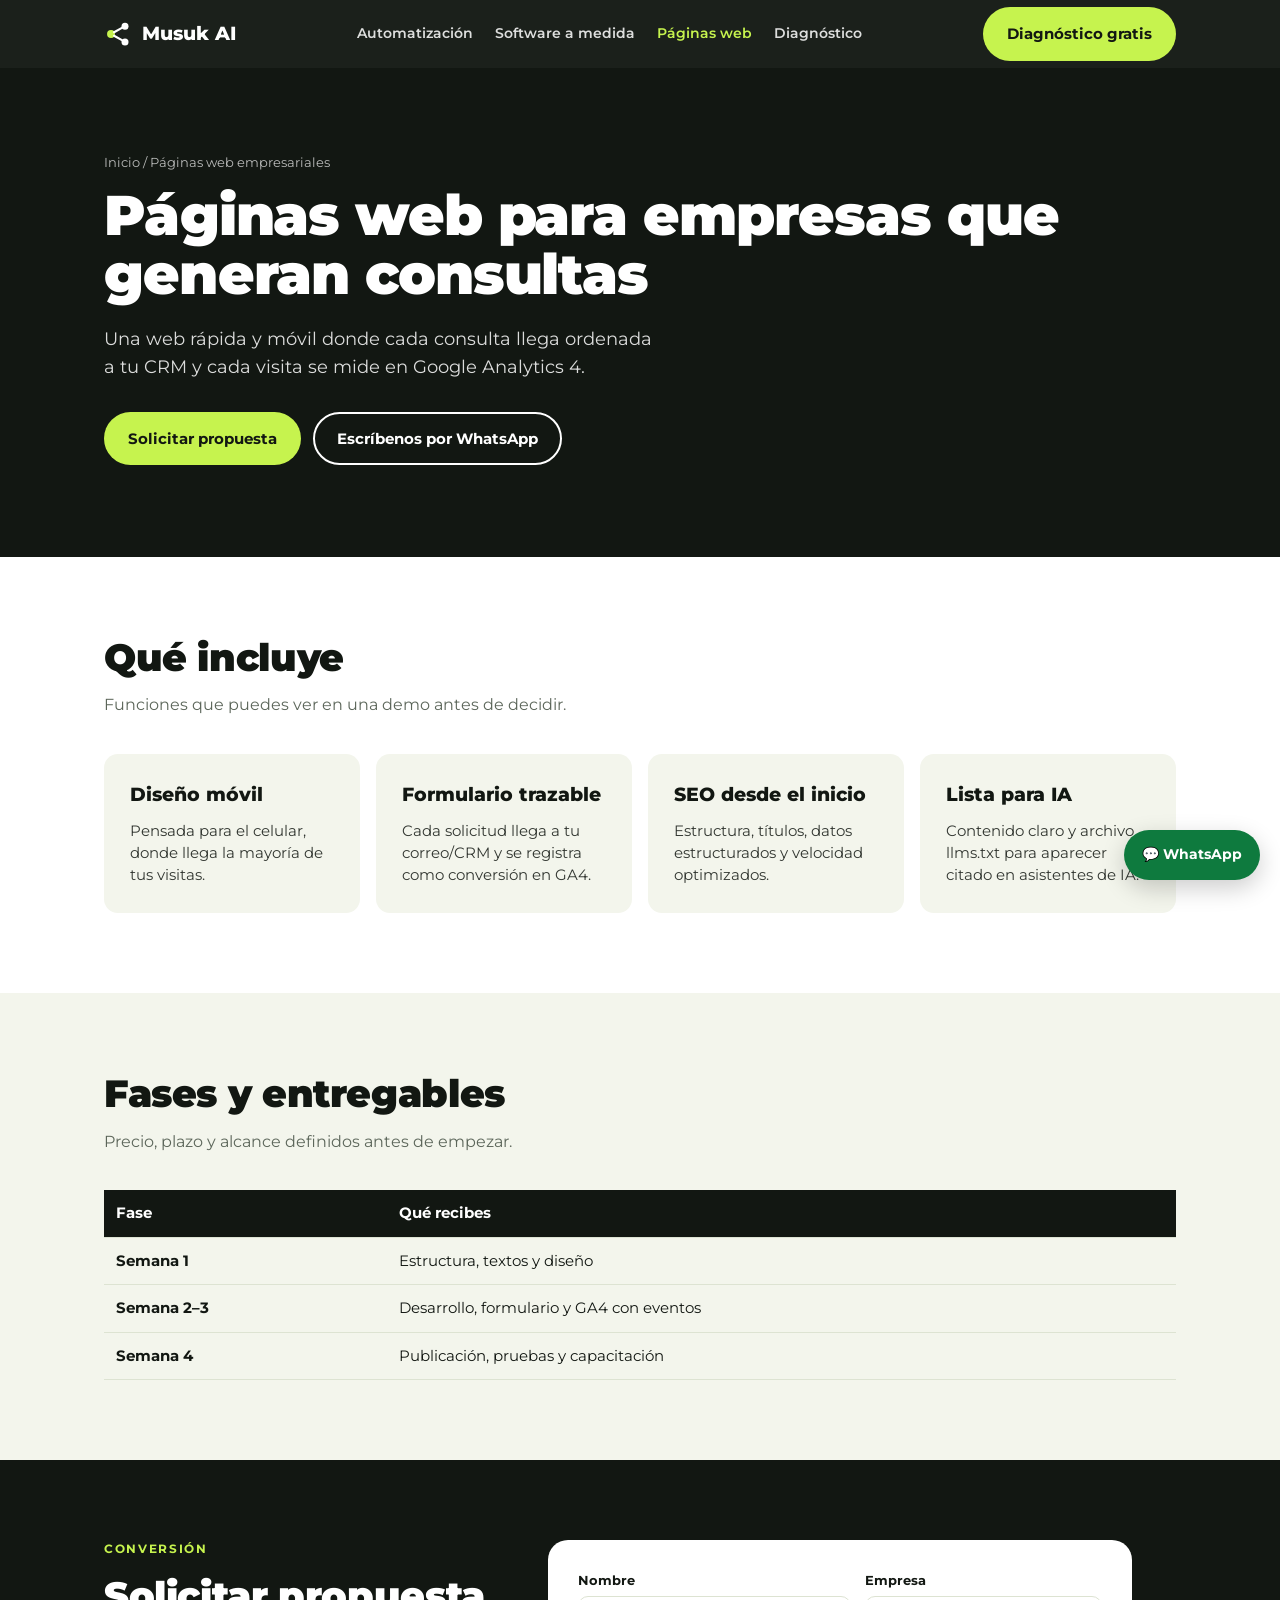
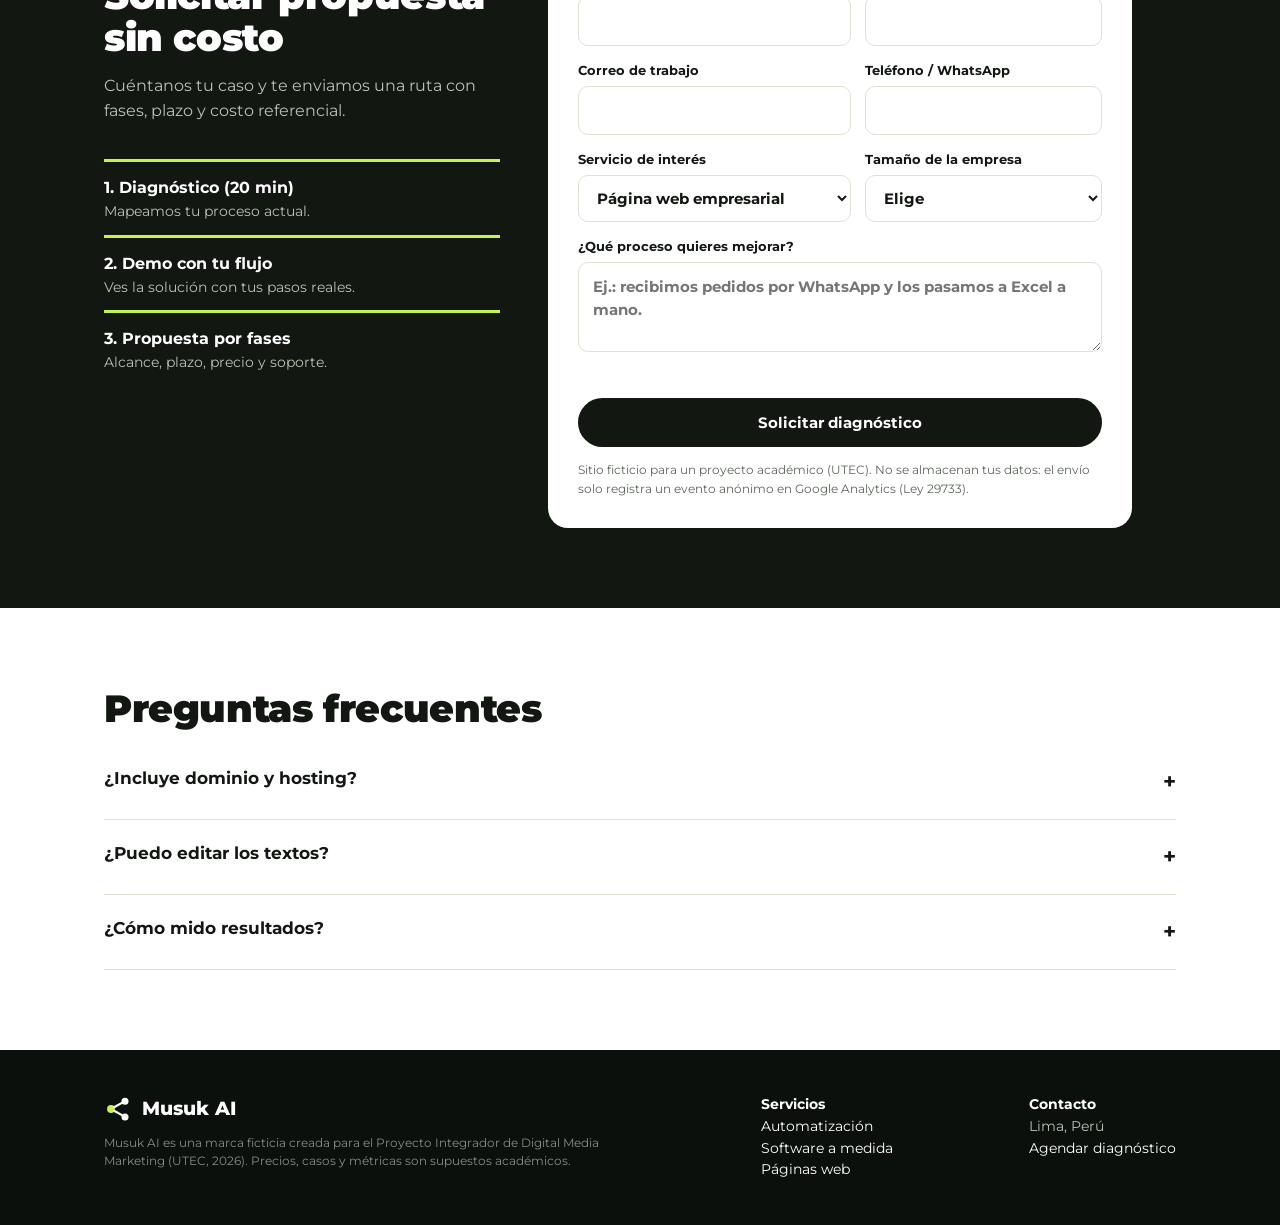
<file: paginas-web/index.html>
<!doctype html>
<html lang="es-PE">
<head>
<meta charset="utf-8">
<meta name="viewport" content="width=device-width,initial-scale=1">
<!-- Google tag (gtag.js) · GA4 Musuk AI Web -->
<script async src="https://www.googletagmanager.com/gtag/js?id=G-Z9DMF04YY6"></script>
<script>
  window.dataLayer = window.dataLayer || [];
  function gtag(){dataLayer.push(arguments);}
  gtag('consent', 'default', {analytics_storage: 'granted', ad_storage: 'denied', ad_user_data: 'denied', ad_personalization: 'denied'});
  gtag('js', new Date());
  gtag('config', 'G-Z9DMF04YY6', /[?&]debug=1/.test(location.search) ? {debug_mode: true} : {});
</script>
<title>Páginas web para empresas en Perú | Musuk AI</title>
<meta name="description" content="Diseño y desarrollo de páginas web para empresas en Perú: rápidas, móviles, con SEO y formularios conectados a tu CRM y a Google Analytics 4.">
<link rel="canonical" href="https://muchsquid.github.io/musuk-ai/paginas-web/">
<meta property="og:title" content="Páginas web para empresas en Perú | Musuk AI">
<meta property="og:description" content="Diseño y desarrollo de páginas web para empresas en Perú: rápidas, móviles, con SEO y formularios conectados a tu CRM y a Google Analytics 4.">
<meta property="og:type" content="website">
<meta property="og:url" content="https://muchsquid.github.io/musuk-ai/paginas-web/">
<meta property="og:locale" content="es_PE">
<meta name="theme-color" content="#121712">
<link rel="preconnect" href="https://fonts.googleapis.com">
<link rel="preconnect" href="https://fonts.gstatic.com" crossorigin>
<link href="https://fonts.googleapis.com/css2?family=Montserrat:wght@400;600;700;800;900&display=optional" rel="stylesheet" media="print" onload="this.media='all'">
<noscript><link href="https://fonts.googleapis.com/css2?family=Montserrat:wght@400;600;700;800;900&display=optional" rel="stylesheet"></noscript>
<link rel="stylesheet" href="../assets/styles.css">
<script type="application/ld+json">{"@context": "https://schema.org", "@graph": [{"@type": "Organization", "name": "Musuk AI", "url": "https://muchsquid.github.io/musuk-ai/", "areaServed": "PE", "description": "Automatización de procesos con IA supervisada, software a medida y páginas web para pymes peruanas."}, {"@type": "Service", "name": "Páginas web empresariales", "provider": {"@type": "Organization", "name": "Musuk AI"}, "areaServed": "PE", "url": "https://muchsquid.github.io/musuk-ai/paginas-web/"}, {"@type": "FAQPage", "mainEntity": [{"@type": "Question", "name": "¿Incluye dominio y hosting?", "acceptedAnswer": {"@type": "Answer", "text": "Te ayudamos a contratarlos a tu nombre para que siempre sean tuyos."}}, {"@type": "Question", "name": "¿Puedo editar los textos?", "acceptedAnswer": {"@type": "Answer", "text": "Sí, te dejamos un panel simple o te capacitamos."}}, {"@type": "Question", "name": "¿Cómo mido resultados?", "acceptedAnswer": {"@type": "Answer", "text": "Configuramos GA4 con eventos de formulario, WhatsApp y clics en botones."}}]}, {"@type": "BreadcrumbList", "itemListElement": [{"@type": "ListItem", "position": 1, "name": "Inicio", "item": "https://muchsquid.github.io/musuk-ai/"}, {"@type": "ListItem", "position": 2, "name": "Páginas web empresariales", "item": "https://muchsquid.github.io/musuk-ai/paginas-web/"}]}]}</script>
</head><body data-page="paginas-web"><header class="top"><div class="wrap">
<a class="brand" href="../" aria-label="Musuk AI inicio"><svg viewBox="0 0 32 32" fill="none" aria-hidden="true"><circle cx="8" cy="16" r="4.5" fill="#C6F34E"/><circle cx="24" cy="7" r="4" fill="#fff"/><circle cx="24" cy="25" r="4" fill="#fff"/><path d="M11.5 14l9-5M11.5 18l9 5" stroke="#fff" stroke-width="2.4" stroke-linecap="round"/></svg>Musuk AI</a>
<nav class="links" aria-label="Principal"><a href="../automatizacion/">Automatización</a><a href="../software-a-medida/">Software a medida</a><a href="../paginas-web/" aria-current=page>Páginas web</a><a href="#contacto">Diagnóstico</a></nav>
<a class="btn btn-lime" href="#contacto" data-cta="header_diagnostico">Diagnóstico gratis</a>
</div></header>
<main>
<section class="hero"><div class="wrap" style="grid-template-columns:1fr">
<div><p class="crumb"><a href="../">Inicio</a> / Páginas web empresariales</p><h1>Páginas web para empresas que generan consultas</h1>
<p class="lead">Una web rápida y móvil donde cada consulta llega ordenada a tu CRM y cada visita se mide en Google Analytics 4.</p>
<div class="ctas"><a class="btn btn-lime" href="#contacto" data-cta="hero_paginas-web">Solicitar propuesta</a><a class="btn btn-ghost" href="#contacto" data-wa="paginas-web">Escríbenos por WhatsApp</a></div></div>
</div></section>
<section><div class="wrap"><h2>Qué incluye</h2><p class="sub">Funciones que puedes ver en una demo antes de decidir.</p><div class="grid4"><div class="card"><h3>Diseño móvil</h3><p>Pensada para el celular, donde llega la mayoría de tus visitas.</p></div><div class="card"><h3>Formulario trazable</h3><p>Cada solicitud llega a tu correo/CRM y se registra como conversión en GA4.</p></div><div class="card"><h3>SEO desde el inicio</h3><p>Estructura, títulos, datos estructurados y velocidad optimizados.</p></div><div class="card"><h3>Lista para IA</h3><p>Contenido claro y archivo llms.txt para aparecer citado en asistentes de IA.</p></div></div></div></section>
<section style="background:#F3F5EC"><div class="wrap"><h2>Fases y entregables</h2><p class="sub">Precio, plazo y alcance definidos antes de empezar.</p>
<table class="spec"><thead><tr><th>Fase</th><th>Qué recibes</th></tr></thead><tbody><tr><td><b>Semana 1</b></td><td>Estructura, textos y diseño</td></tr><tr><td><b>Semana 2–3</b></td><td>Desarrollo, formulario y GA4 con eventos</td></tr><tr><td><b>Semana 4</b></td><td>Publicación, pruebas y capacitación</td></tr></tbody></table></div></section>
<section class="formsec" id="contacto"><div class="wrap">
<div><p class="eyebrow">Conversión</p><h2>Solicitar propuesta sin costo</h2><p class="sub">Cuéntanos tu caso y te enviamos una ruta con fases, plazo y costo referencial.</p>
<div class="grid3" style="grid-template-columns:1fr;gap:12px">
<div class="kpi" style="border-color:#C6F34E"><b>1. Diagnóstico (20 min)</b><p style="color:#B9C3B5">Mapeamos tu proceso actual.</p></div>
<div class="kpi" style="border-color:#C6F34E"><b>2. Demo con tu flujo</b><p style="color:#B9C3B5">Ves la solución con tus pasos reales.</p></div>
<div class="kpi" style="border-color:#C6F34E"><b>3. Propuesta por fases</b><p style="color:#B9C3B5">Alcance, plazo, precio y soporte.</p></div></div></div>
<form class="lead" id="lead-form" data-base="../" novalidate>
<label>Nombre<input name="nombre" autocomplete="name" required></label>
<label>Empresa<input name="empresa" autocomplete="organization" required></label>
<label>Correo de trabajo<input name="email" type="email" autocomplete="email" required></label>
<label>Teléfono / WhatsApp<input name="telefono" type="tel" autocomplete="tel"></label>
<label>Servicio de interés<select name="servicio" required><option value="">Elige uno</option><option value="automatizacion">Automatización de procesos</option><option value="software-a-medida">Software a medida</option><option value="paginas-web" selected>Página web empresarial</option><option value="no-se">Aún no sé</option></select></label>
<label>Tamaño de la empresa<select name="tamano"><option value="">Elige</option><option value="1-10">1–10 colaboradores</option><option value="11-50">11–50</option><option value="51-200">51–200</option><option value="200+">Más de 200</option></select></label>
<label class="full">¿Qué proceso quieres mejorar?<textarea name="proceso" placeholder="Ej.: recibimos pedidos por WhatsApp y los pasamos a Excel a mano."></textarea></label>
<div class="full form-error" role="alert"></div>
<button class="btn btn-dark full" type="submit">Solicitar diagnóstico</button>
<p class="legal full">Sitio ficticio para un proyecto académico (UTEC). No se almacenan tus datos: el envío solo registra un evento anónimo en Google Analytics (Ley 29733).</p>
</form></div></section>
<section><div class="wrap"><h2>Preguntas frecuentes</h2><div class="faq"><button aria-expanded="false">¿Incluye dominio y hosting?</button><div class="a">Te ayudamos a contratarlos a tu nombre para que siempre sean tuyos.</div></div><div class="faq"><button aria-expanded="false">¿Puedo editar los textos?</button><div class="a">Sí, te dejamos un panel simple o te capacitamos.</div></div><div class="faq"><button aria-expanded="false">¿Cómo mido resultados?</button><div class="a">Configuramos GA4 con eventos de formulario, WhatsApp y clics en botones.</div></div></div></section>
</main>
<footer><div class="wrap">
<div><a class="brand" href="../"><svg viewBox="0 0 32 32" fill="none" aria-hidden="true"><circle cx="8" cy="16" r="4.5" fill="#C6F34E"/><circle cx="24" cy="7" r="4" fill="#fff"/><circle cx="24" cy="25" r="4" fill="#fff"/><path d="M11.5 14l9-5M11.5 18l9 5" stroke="#fff" stroke-width="2.4" stroke-linecap="round"/></svg>Musuk AI</a><p class="disclaimer">Musuk AI es una marca ficticia creada para el Proyecto Integrador de Digital Media Marketing (UTEC, 2026). Precios, casos y métricas son supuestos académicos.</p></div>
<div><b style="color:#fff">Servicios</b><br><a href="../automatizacion/">Automatización</a><br><a href="../software-a-medida/">Software a medida</a><br><a href="../paginas-web/">Páginas web</a></div>
<div><b style="color:#fff">Contacto</b><br>Lima, Perú<br><a href="#contacto" data-cta="footer_diagnostico">Agendar diagnóstico</a></div>
</div></footer>
<a class="wa-float" href="#contacto" data-wa="general" aria-label="Escríbenos por WhatsApp">💬 WhatsApp</a>
<script src="../assets/app.js" defer></script>
</body></html>
</file>
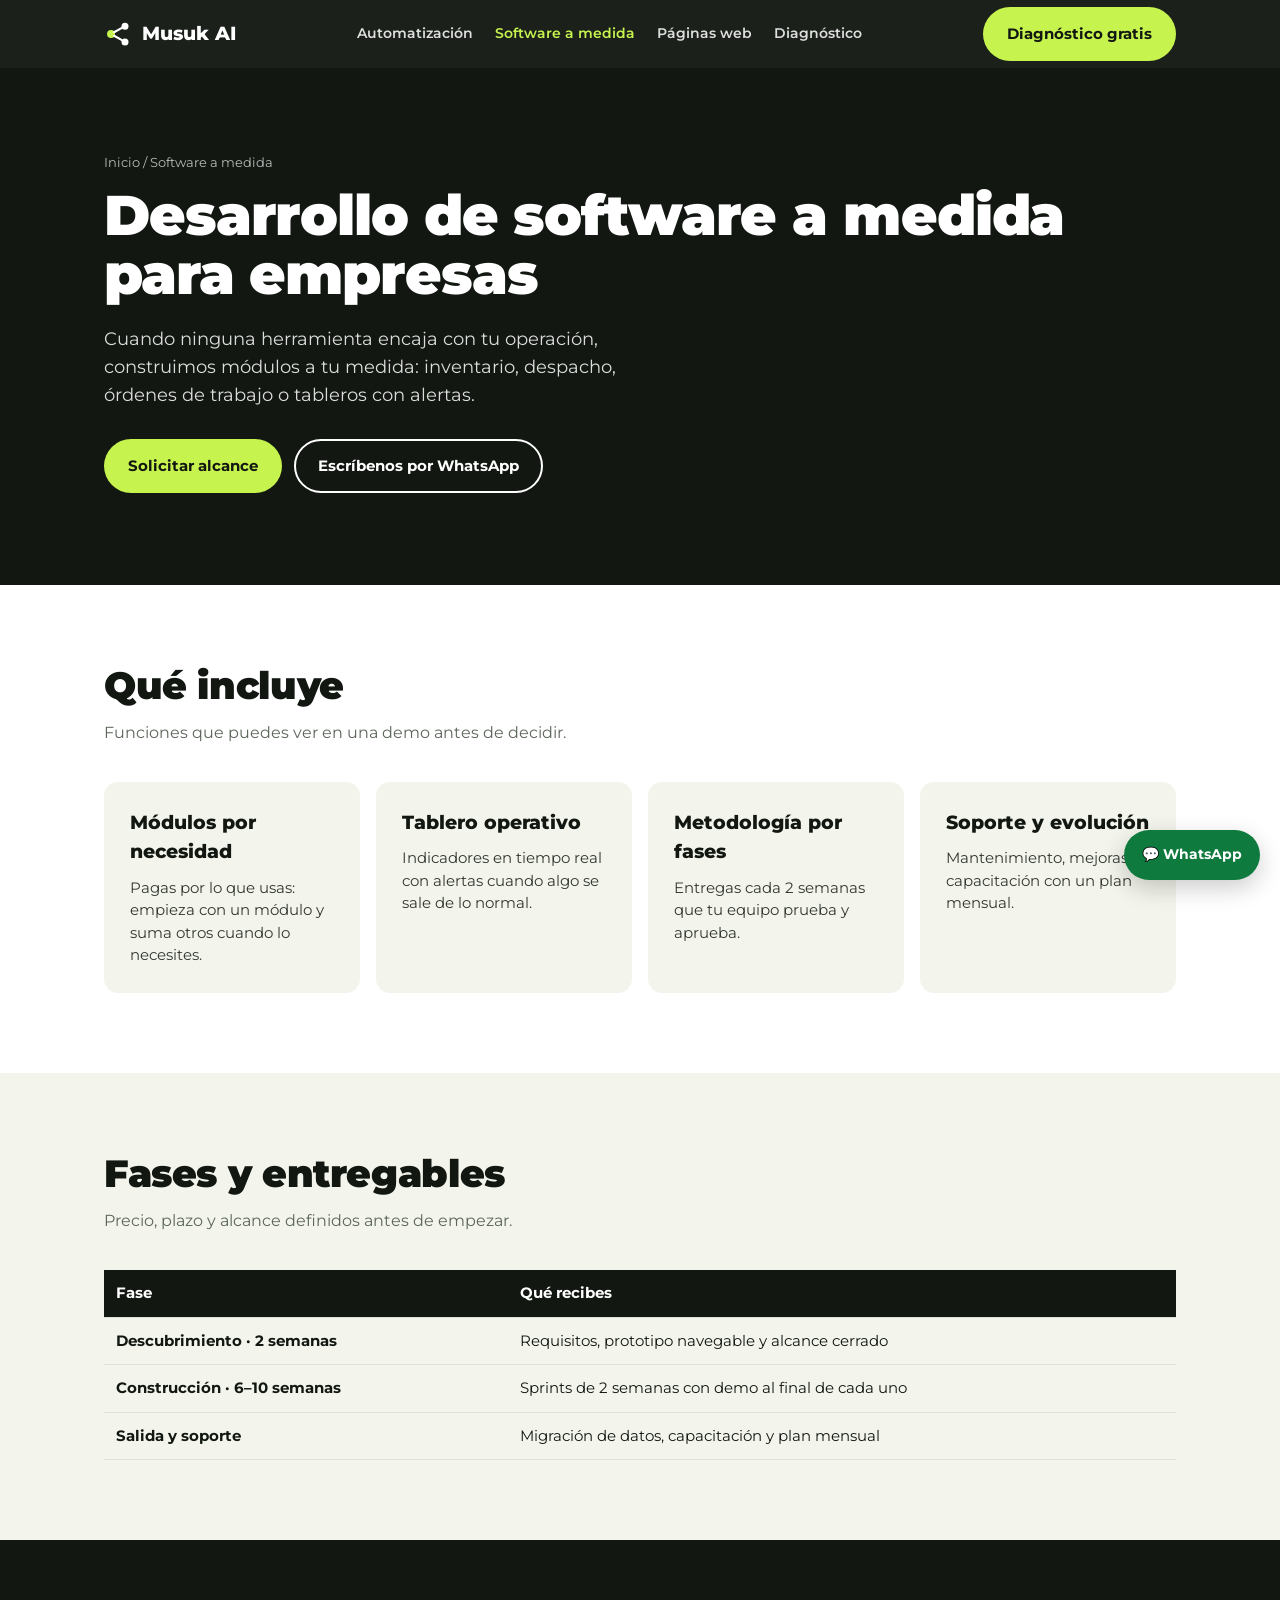
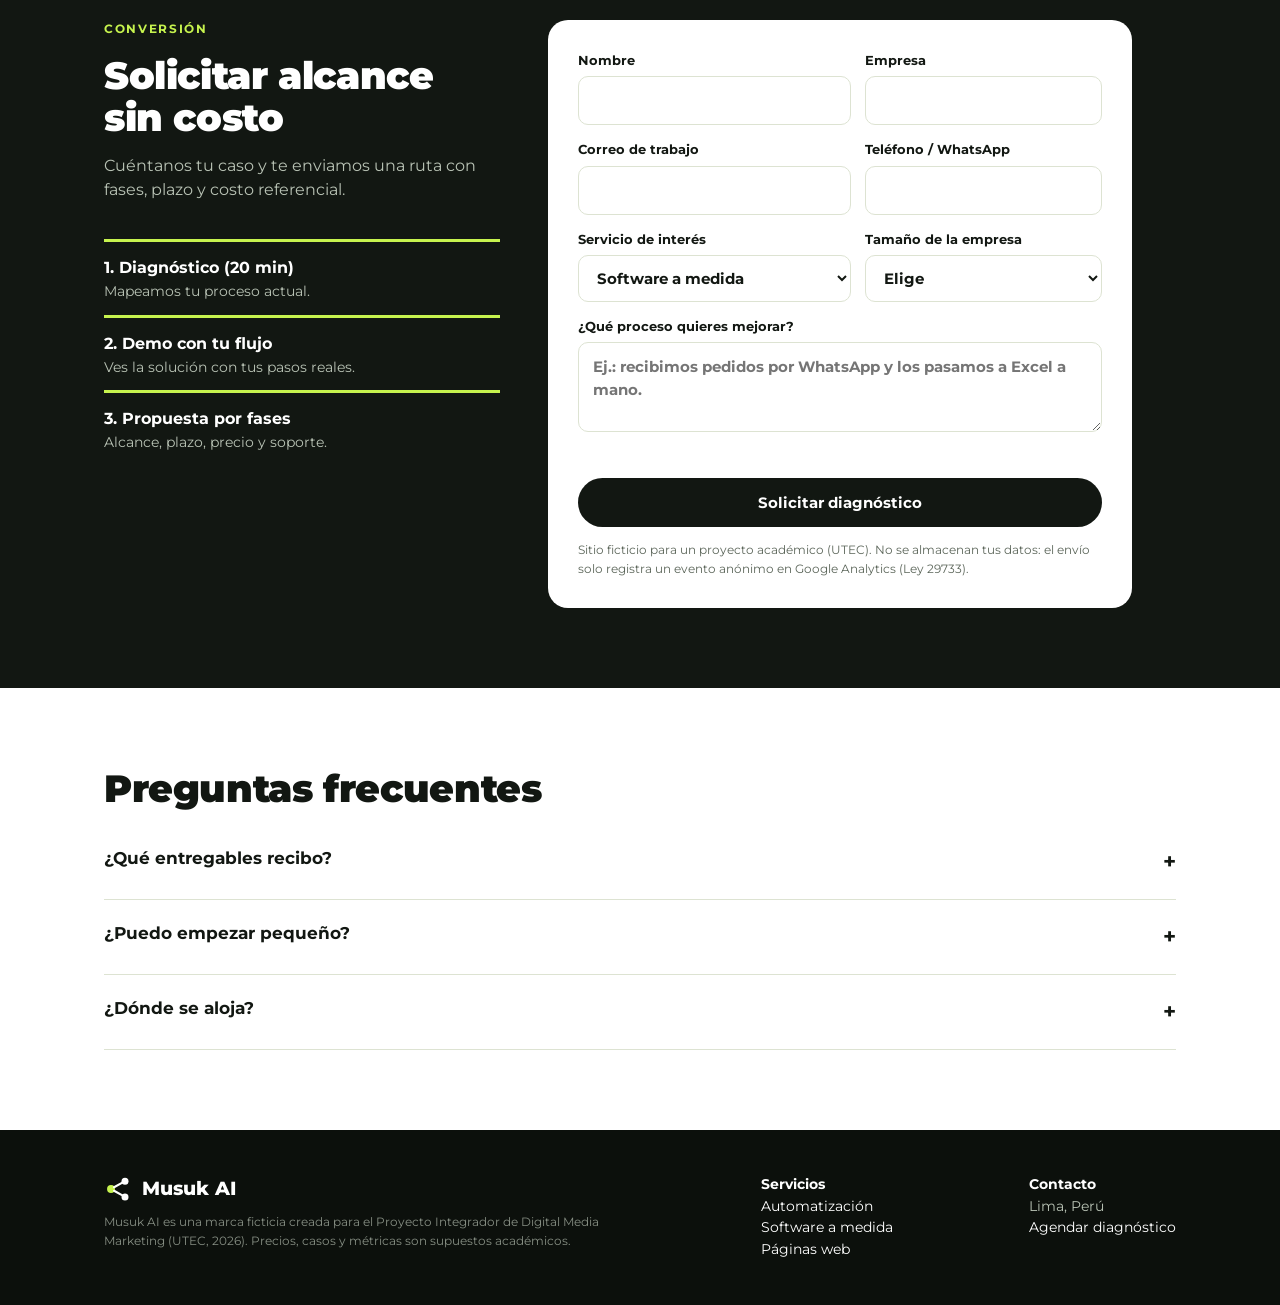
<file: software-a-medida/index.html>
<!doctype html>
<html lang="es-PE">
<head>
<meta charset="utf-8">
<meta name="viewport" content="width=device-width,initial-scale=1">
<!-- Google tag (gtag.js) · GA4 Musuk AI Web -->
<script async src="https://www.googletagmanager.com/gtag/js?id=G-Z9DMF04YY6"></script>
<script>
  window.dataLayer = window.dataLayer || [];
  function gtag(){dataLayer.push(arguments);}
  gtag('consent', 'default', {analytics_storage: 'granted', ad_storage: 'denied', ad_user_data: 'denied', ad_personalization: 'denied'});
  gtag('js', new Date());
  gtag('config', 'G-Z9DMF04YY6', /[?&]debug=1/.test(location.search) ? {debug_mode: true} : {});
</script>
<title>Software a medida para empresas | Musuk AI</title>
<meta name="description" content="Desarrollo de software a medida para empresas en Perú: módulos de inventario y operaciones con tablero y alertas. Por fases y con soporte.">
<link rel="canonical" href="https://muchsquid.github.io/musuk-ai/software-a-medida/">
<meta property="og:title" content="Software a medida para empresas | Musuk AI">
<meta property="og:description" content="Desarrollo de software a medida para empresas en Perú: módulos de inventario y operaciones con tablero y alertas. Por fases y con soporte.">
<meta property="og:type" content="website">
<meta property="og:url" content="https://muchsquid.github.io/musuk-ai/software-a-medida/">
<meta property="og:locale" content="es_PE">
<meta name="theme-color" content="#121712">
<link rel="preconnect" href="https://fonts.googleapis.com">
<link rel="preconnect" href="https://fonts.gstatic.com" crossorigin>
<link href="https://fonts.googleapis.com/css2?family=Montserrat:wght@400;600;700;800;900&display=optional" rel="stylesheet" media="print" onload="this.media='all'">
<noscript><link href="https://fonts.googleapis.com/css2?family=Montserrat:wght@400;600;700;800;900&display=optional" rel="stylesheet"></noscript>
<link rel="stylesheet" href="../assets/styles.css">
<script type="application/ld+json">{"@context": "https://schema.org", "@graph": [{"@type": "Organization", "name": "Musuk AI", "url": "https://muchsquid.github.io/musuk-ai/", "areaServed": "PE", "description": "Automatización de procesos con IA supervisada, software a medida y páginas web para pymes peruanas."}, {"@type": "Service", "name": "Software a medida", "provider": {"@type": "Organization", "name": "Musuk AI"}, "areaServed": "PE", "url": "https://muchsquid.github.io/musuk-ai/software-a-medida/"}, {"@type": "FAQPage", "mainEntity": [{"@type": "Question", "name": "¿Qué entregables recibo?", "acceptedAnswer": {"@type": "Answer", "text": "Prototipo, sistema en producción, manual de uso, acceso al código y plan de soporte."}}, {"@type": "Question", "name": "¿Puedo empezar pequeño?", "acceptedAnswer": {"@type": "Answer", "text": "Sí. Recomendamos un primer módulo de alto impacto y medir antes de crecer."}}, {"@type": "Question", "name": "¿Dónde se aloja?", "acceptedAnswer": {"@type": "Answer", "text": "En la nube, con copias de seguridad y accesos por rol."}}]}, {"@type": "BreadcrumbList", "itemListElement": [{"@type": "ListItem", "position": 1, "name": "Inicio", "item": "https://muchsquid.github.io/musuk-ai/"}, {"@type": "ListItem", "position": 2, "name": "Software a medida", "item": "https://muchsquid.github.io/musuk-ai/software-a-medida/"}]}]}</script>
</head><body data-page="software-a-medida"><header class="top"><div class="wrap">
<a class="brand" href="../" aria-label="Musuk AI inicio"><svg viewBox="0 0 32 32" fill="none" aria-hidden="true"><circle cx="8" cy="16" r="4.5" fill="#C6F34E"/><circle cx="24" cy="7" r="4" fill="#fff"/><circle cx="24" cy="25" r="4" fill="#fff"/><path d="M11.5 14l9-5M11.5 18l9 5" stroke="#fff" stroke-width="2.4" stroke-linecap="round"/></svg>Musuk AI</a>
<nav class="links" aria-label="Principal"><a href="../automatizacion/">Automatización</a><a href="../software-a-medida/" aria-current=page>Software a medida</a><a href="../paginas-web/">Páginas web</a><a href="#contacto">Diagnóstico</a></nav>
<a class="btn btn-lime" href="#contacto" data-cta="header_diagnostico">Diagnóstico gratis</a>
</div></header>
<main>
<section class="hero"><div class="wrap" style="grid-template-columns:1fr">
<div><p class="crumb"><a href="../">Inicio</a> / Software a medida</p><h1>Desarrollo de software a medida para empresas</h1>
<p class="lead">Cuando ninguna herramienta encaja con tu operación, construimos módulos a tu medida: inventario, despacho, órdenes de trabajo o tableros con alertas.</p>
<div class="ctas"><a class="btn btn-lime" href="#contacto" data-cta="hero_software-a-medida">Solicitar alcance</a><a class="btn btn-ghost" href="#contacto" data-wa="software-a-medida">Escríbenos por WhatsApp</a></div></div>
</div></section>
<section><div class="wrap"><h2>Qué incluye</h2><p class="sub">Funciones que puedes ver en una demo antes de decidir.</p><div class="grid4"><div class="card"><h3>Módulos por necesidad</h3><p>Pagas por lo que usas: empieza con un módulo y suma otros cuando lo necesites.</p></div><div class="card"><h3>Tablero operativo</h3><p>Indicadores en tiempo real con alertas cuando algo se sale de lo normal.</p></div><div class="card"><h3>Metodología por fases</h3><p>Entregas cada 2 semanas que tu equipo prueba y aprueba.</p></div><div class="card"><h3>Soporte y evolución</h3><p>Mantenimiento, mejoras y capacitación con un plan mensual.</p></div></div></div></section>
<section style="background:#F3F5EC"><div class="wrap"><h2>Fases y entregables</h2><p class="sub">Precio, plazo y alcance definidos antes de empezar.</p>
<table class="spec"><thead><tr><th>Fase</th><th>Qué recibes</th></tr></thead><tbody><tr><td><b>Descubrimiento · 2 semanas</b></td><td>Requisitos, prototipo navegable y alcance cerrado</td></tr><tr><td><b>Construcción · 6–10 semanas</b></td><td>Sprints de 2 semanas con demo al final de cada uno</td></tr><tr><td><b>Salida y soporte</b></td><td>Migración de datos, capacitación y plan mensual</td></tr></tbody></table></div></section>
<section class="formsec" id="contacto"><div class="wrap">
<div><p class="eyebrow">Conversión</p><h2>Solicitar alcance sin costo</h2><p class="sub">Cuéntanos tu caso y te enviamos una ruta con fases, plazo y costo referencial.</p>
<div class="grid3" style="grid-template-columns:1fr;gap:12px">
<div class="kpi" style="border-color:#C6F34E"><b>1. Diagnóstico (20 min)</b><p style="color:#B9C3B5">Mapeamos tu proceso actual.</p></div>
<div class="kpi" style="border-color:#C6F34E"><b>2. Demo con tu flujo</b><p style="color:#B9C3B5">Ves la solución con tus pasos reales.</p></div>
<div class="kpi" style="border-color:#C6F34E"><b>3. Propuesta por fases</b><p style="color:#B9C3B5">Alcance, plazo, precio y soporte.</p></div></div></div>
<form class="lead" id="lead-form" data-base="../" novalidate>
<label>Nombre<input name="nombre" autocomplete="name" required></label>
<label>Empresa<input name="empresa" autocomplete="organization" required></label>
<label>Correo de trabajo<input name="email" type="email" autocomplete="email" required></label>
<label>Teléfono / WhatsApp<input name="telefono" type="tel" autocomplete="tel"></label>
<label>Servicio de interés<select name="servicio" required><option value="">Elige uno</option><option value="automatizacion">Automatización de procesos</option><option value="software-a-medida" selected>Software a medida</option><option value="paginas-web">Página web empresarial</option><option value="no-se">Aún no sé</option></select></label>
<label>Tamaño de la empresa<select name="tamano"><option value="">Elige</option><option value="1-10">1–10 colaboradores</option><option value="11-50">11–50</option><option value="51-200">51–200</option><option value="200+">Más de 200</option></select></label>
<label class="full">¿Qué proceso quieres mejorar?<textarea name="proceso" placeholder="Ej.: recibimos pedidos por WhatsApp y los pasamos a Excel a mano."></textarea></label>
<div class="full form-error" role="alert"></div>
<button class="btn btn-dark full" type="submit">Solicitar diagnóstico</button>
<p class="legal full">Sitio ficticio para un proyecto académico (UTEC). No se almacenan tus datos: el envío solo registra un evento anónimo en Google Analytics (Ley 29733).</p>
</form></div></section>
<section><div class="wrap"><h2>Preguntas frecuentes</h2><div class="faq"><button aria-expanded="false">¿Qué entregables recibo?</button><div class="a">Prototipo, sistema en producción, manual de uso, acceso al código y plan de soporte.</div></div><div class="faq"><button aria-expanded="false">¿Puedo empezar pequeño?</button><div class="a">Sí. Recomendamos un primer módulo de alto impacto y medir antes de crecer.</div></div><div class="faq"><button aria-expanded="false">¿Dónde se aloja?</button><div class="a">En la nube, con copias de seguridad y accesos por rol.</div></div></div></section>
</main>
<footer><div class="wrap">
<div><a class="brand" href="../"><svg viewBox="0 0 32 32" fill="none" aria-hidden="true"><circle cx="8" cy="16" r="4.5" fill="#C6F34E"/><circle cx="24" cy="7" r="4" fill="#fff"/><circle cx="24" cy="25" r="4" fill="#fff"/><path d="M11.5 14l9-5M11.5 18l9 5" stroke="#fff" stroke-width="2.4" stroke-linecap="round"/></svg>Musuk AI</a><p class="disclaimer">Musuk AI es una marca ficticia creada para el Proyecto Integrador de Digital Media Marketing (UTEC, 2026). Precios, casos y métricas son supuestos académicos.</p></div>
<div><b style="color:#fff">Servicios</b><br><a href="../automatizacion/">Automatización</a><br><a href="../software-a-medida/">Software a medida</a><br><a href="../paginas-web/">Páginas web</a></div>
<div><b style="color:#fff">Contacto</b><br>Lima, Perú<br><a href="#contacto" data-cta="footer_diagnostico">Agendar diagnóstico</a></div>
</div></footer>
<a class="wa-float" href="#contacto" data-wa="general" aria-label="Escríbenos por WhatsApp">💬 WhatsApp</a>
<script src="../assets/app.js" defer></script>
</body></html>
</file>
<file: assets/styles.css>
:root{--ink:#121712;--ink2:#243024;--lime:#C6F34E;--cream:#F3F5EC;--line:#DDE3D2;--muted:#5C665A;--r:14px}
*{box-sizing:border-box;margin:0;padding:0}
html{scroll-behavior:smooth}
body{font-family:'Montserrat',system-ui,sans-serif;color:var(--ink);background:#fff;line-height:1.55;font-size:16px}
a{color:inherit}
img{max-width:100%;display:block}
.wrap{max-width:1120px;margin:0 auto;padding:0 24px}
header.top{position:sticky;top:0;z-index:20;background:rgba(18,23,18,.96);color:#fff;backdrop-filter:blur(6px)}
.top .wrap{display:flex;align-items:center;justify-content:space-between;height:68px;gap:16px}
.brand{display:flex;align-items:center;gap:10px;font-weight:800;text-decoration:none;font-size:19px}
.brand svg{width:28px;height:28px}
nav.links{display:flex;gap:22px;font-size:14px;font-weight:600}
nav.links a{text-decoration:none;opacity:.85}
nav.links a:hover,nav.links a[aria-current]{opacity:1;color:var(--lime)}
.btn{display:inline-flex;align-items:center;justify-content:center;gap:8px;padding:13px 22px;border-radius:999px;font-weight:700;font-size:15px;text-decoration:none;border:2px solid transparent;cursor:pointer;font-family:inherit;transition:transform .15s}
.btn:hover{transform:translateY(-1px)}
.btn-lime{background:var(--lime);color:var(--ink)}
.btn-ghost{border-color:currentColor;background:transparent}
.btn-dark{background:var(--ink);color:#fff}
.hero{background:var(--ink);color:#fff;padding:84px 0 92px;position:relative;overflow:hidden}
.hero .wrap{display:grid;grid-template-columns:1.15fr .85fr;gap:48px;align-items:center}
.eyebrow{font-size:12px;letter-spacing:.14em;text-transform:uppercase;font-weight:700;color:var(--lime);margin-bottom:16px}
h1{font-size:clamp(34px,5vw,56px);line-height:1.05;font-weight:900;letter-spacing:-.02em}
h1 em{font-style:normal;color:var(--lime)}
.hero p.lead{font-size:18px;opacity:.85;margin:22px 0 30px;max-width:560px}
.hero .ctas{display:flex;gap:12px;flex-wrap:wrap}
.flow{background:#1B231B;border:1px solid #2F3B2F;border-radius:20px;padding:22px}
.flow .step{display:flex;gap:12px;align-items:flex-start;padding:12px 0;border-bottom:1px dashed #344234}
.flow .step:last-child{border:0}
.flow .dot{flex:0 0 30px;height:30px;border-radius:50%;background:var(--lime);color:var(--ink);font-weight:800;display:grid;place-items:center;font-size:13px}
.flow b{display:block;font-size:14px}.flow span{font-size:13px;opacity:.7}
.flow .tag{display:inline-block;margin-top:6px;font-size:11px;background:#2A362A;color:var(--lime);padding:3px 8px;border-radius:6px}
section{padding:80px 0}
h2{font-size:clamp(26px,3.4vw,38px);line-height:1.12;font-weight:900;letter-spacing:-.01em;margin-bottom:14px}
.sub{color:var(--muted);max-width:640px;margin-bottom:36px}
.grid3{display:grid;grid-template-columns:repeat(3,1fr);gap:18px}
.grid4{display:grid;grid-template-columns:repeat(4,1fr);gap:16px}
.card{background:var(--cream);border-radius:var(--r);padding:26px;display:flex;flex-direction:column;gap:10px}
.card.dark{background:var(--ink);color:#fff}
.card h3{font-size:19px;font-weight:800}
.card p{font-size:14.5px;color:inherit;opacity:.85}
.card .price{font-size:13px;font-weight:700;color:var(--muted)}
.card.dark .price{color:var(--lime)}
.card a.more{margin-top:auto;font-weight:700;font-size:14px;text-decoration:none}
.card a.more:after{content:' →'}
.vp{background:var(--cream)}
.vp .statement{font-size:clamp(20px,2.4vw,27px);font-weight:800;line-height:1.3;max-width:900px;margin-bottom:34px}
.vp .statement mark{background:var(--lime);padding:0 6px;border-radius:4px}
.num{font-size:34px;font-weight:900;color:var(--ink)}
.kpi{border-top:3px solid var(--lime);padding-top:14px}
.kpi p{font-size:14px;color:var(--muted)}
.steps{counter-reset:s}
.steps .card{position:relative;padding-top:54px}
.steps .card:before{counter-increment:s;content:'0' counter(s);position:absolute;top:22px;left:26px;font-weight:900;color:var(--muted)}
.case{display:grid;grid-template-columns:1fr 1fr;gap:18px}
.ba{border-radius:var(--r);padding:26px}
.ba.before{background:#fff;border:1px solid var(--line)}
.ba.after{background:var(--ink);color:#fff}
.ba ul{margin:12px 0 0 18px;font-size:14.5px}
.ba li{margin:6px 0}
.formsec{background:var(--ink);color:#fff}
.formsec .wrap{display:grid;grid-template-columns:.9fr 1.1fr;gap:48px;align-items:start}
.formsec .sub{color:#B9C3B5}
form.lead{background:#fff;color:var(--ink);border-radius:20px;padding:30px;display:grid;grid-template-columns:1fr 1fr;gap:14px}
form.lead label{font-size:13px;font-weight:700;display:flex;flex-direction:column;gap:6px}
form.lead .full{grid-column:1/-1}
form.lead input,form.lead select,form.lead textarea{font:inherit;font-size:15px;padding:12px 14px;border:1.5px solid var(--line);border-radius:10px;background:#fff;color:var(--ink)}
form.lead input:focus,form.lead select:focus,form.lead textarea:focus{outline:2px solid var(--lime);border-color:var(--ink)}
form.lead textarea{min-height:90px;resize:vertical}
.form-error{color:#B3261E;font-size:13px;font-weight:600;min-height:18px}
.legal{font-size:12px;color:var(--muted)}
.faq{border-bottom:1px solid var(--line)}
.faq button{width:100%;text-align:left;background:none;border:0;padding:20px 0;font:inherit;font-weight:700;font-size:17px;cursor:pointer;display:flex;justify-content:space-between;gap:12px;color:var(--ink)}
.faq button:after{content:'+';font-size:22px}
.faq.open button:after{content:'–'}
.faq .a{display:none;padding:0 0 20px;color:var(--muted);max-width:820px}
.faq.open .a{display:block}
footer{background:#0C100C;color:#B9C3B5;padding:44px 0;font-size:14px}
footer .wrap{display:flex;justify-content:space-between;gap:24px;flex-wrap:wrap}
footer a{text-decoration:none;color:#fff}
.disclaimer{font-size:12px;opacity:.7;margin-top:10px;max-width:520px}
.wa-float{position:fixed;right:20px;bottom:20px;z-index:30;background:#0E7A3E;color:#fff;border-radius:999px;padding:14px 18px;font-weight:700;text-decoration:none;box-shadow:0 8px 24px rgba(0,0,0,.2);display:flex;gap:8px;align-items:center;font-size:14px}
.crumb{font-size:13px;opacity:.7;margin-bottom:14px}.crumb a{text-decoration:none}
table.spec{width:100%;border-collapse:collapse;font-size:14.5px}
table.spec th,table.spec td{text-align:left;padding:12px;border-bottom:1px solid var(--line)}
table.spec th{background:var(--ink);color:#fff;font-weight:700}
@media (max-width:880px){
 .hero .wrap,.formsec .wrap,.case{grid-template-columns:1fr}
 .grid3,.grid4{grid-template-columns:1fr 1fr}
 nav.links{display:none}
}
@media (max-width:560px){.grid3,.grid4,form.lead{grid-template-columns:1fr}section{padding:56px 0}.hero{padding:56px 0}}
</file>
